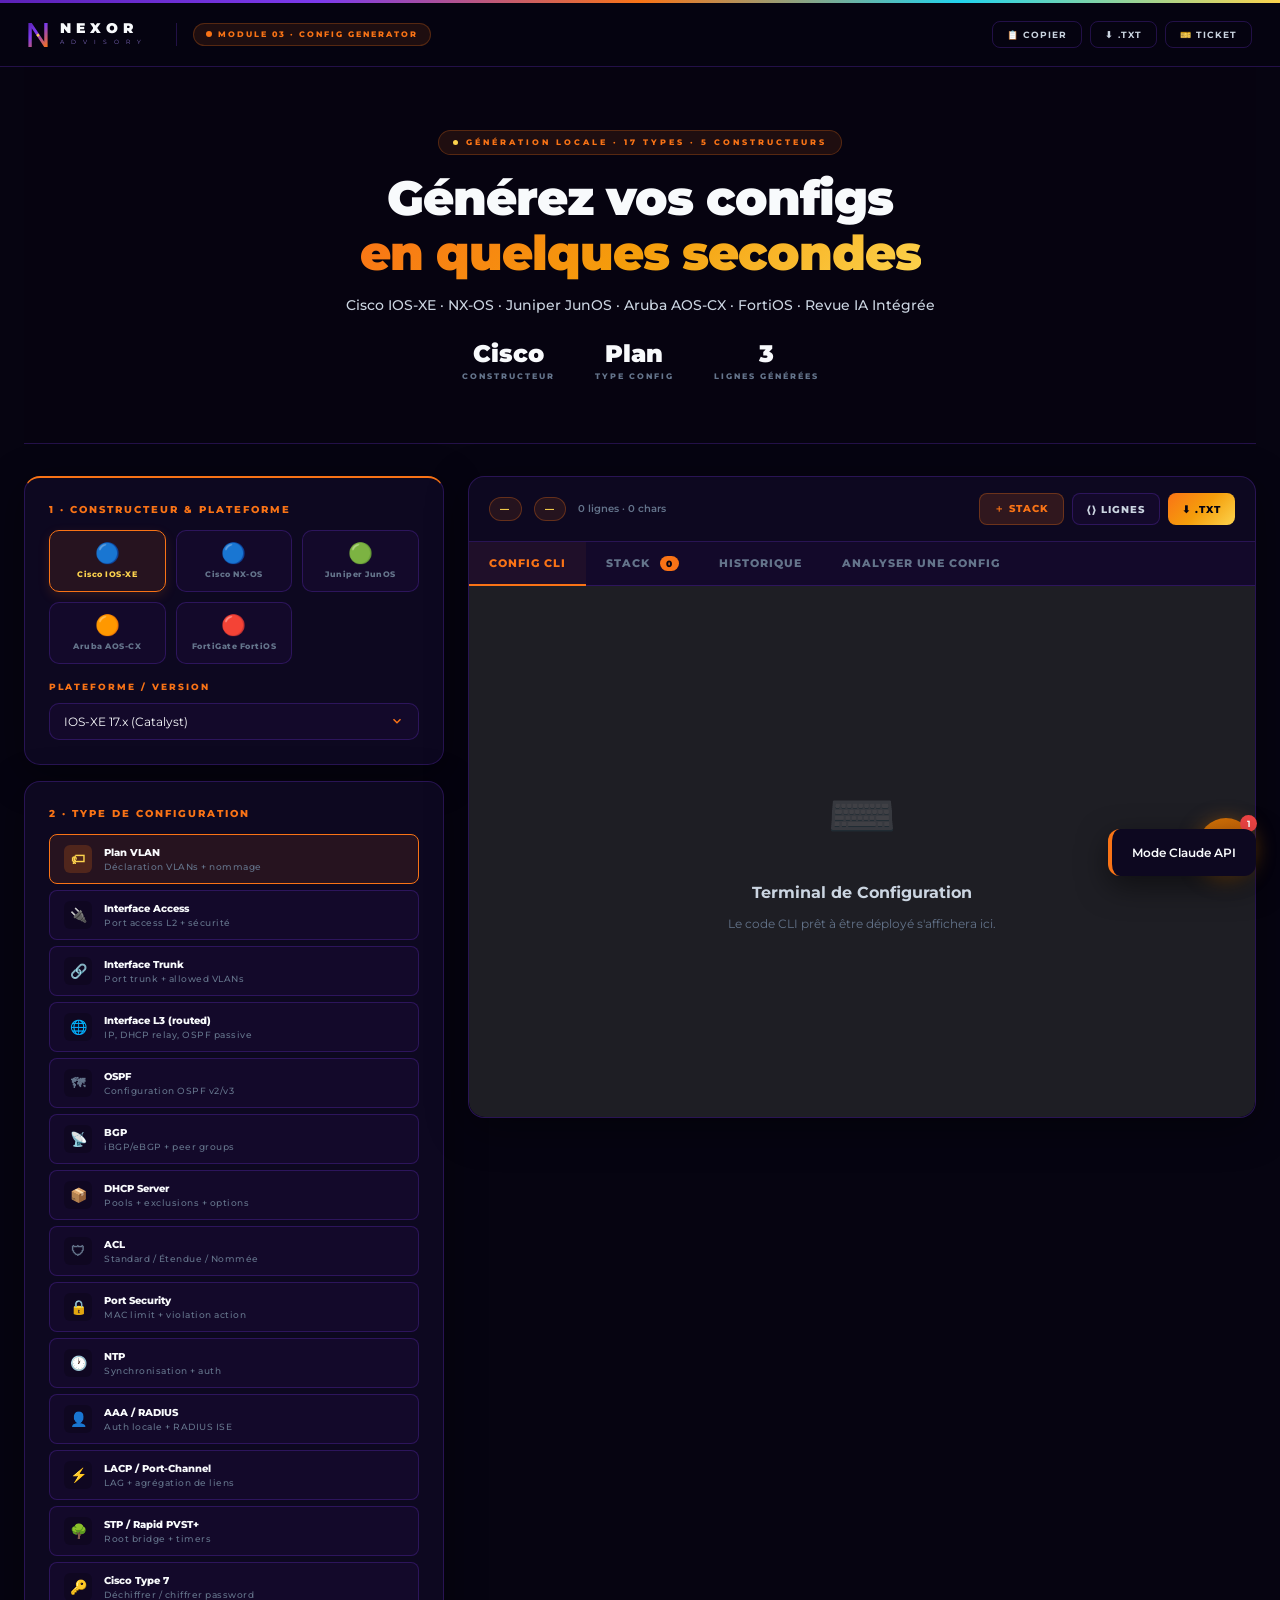
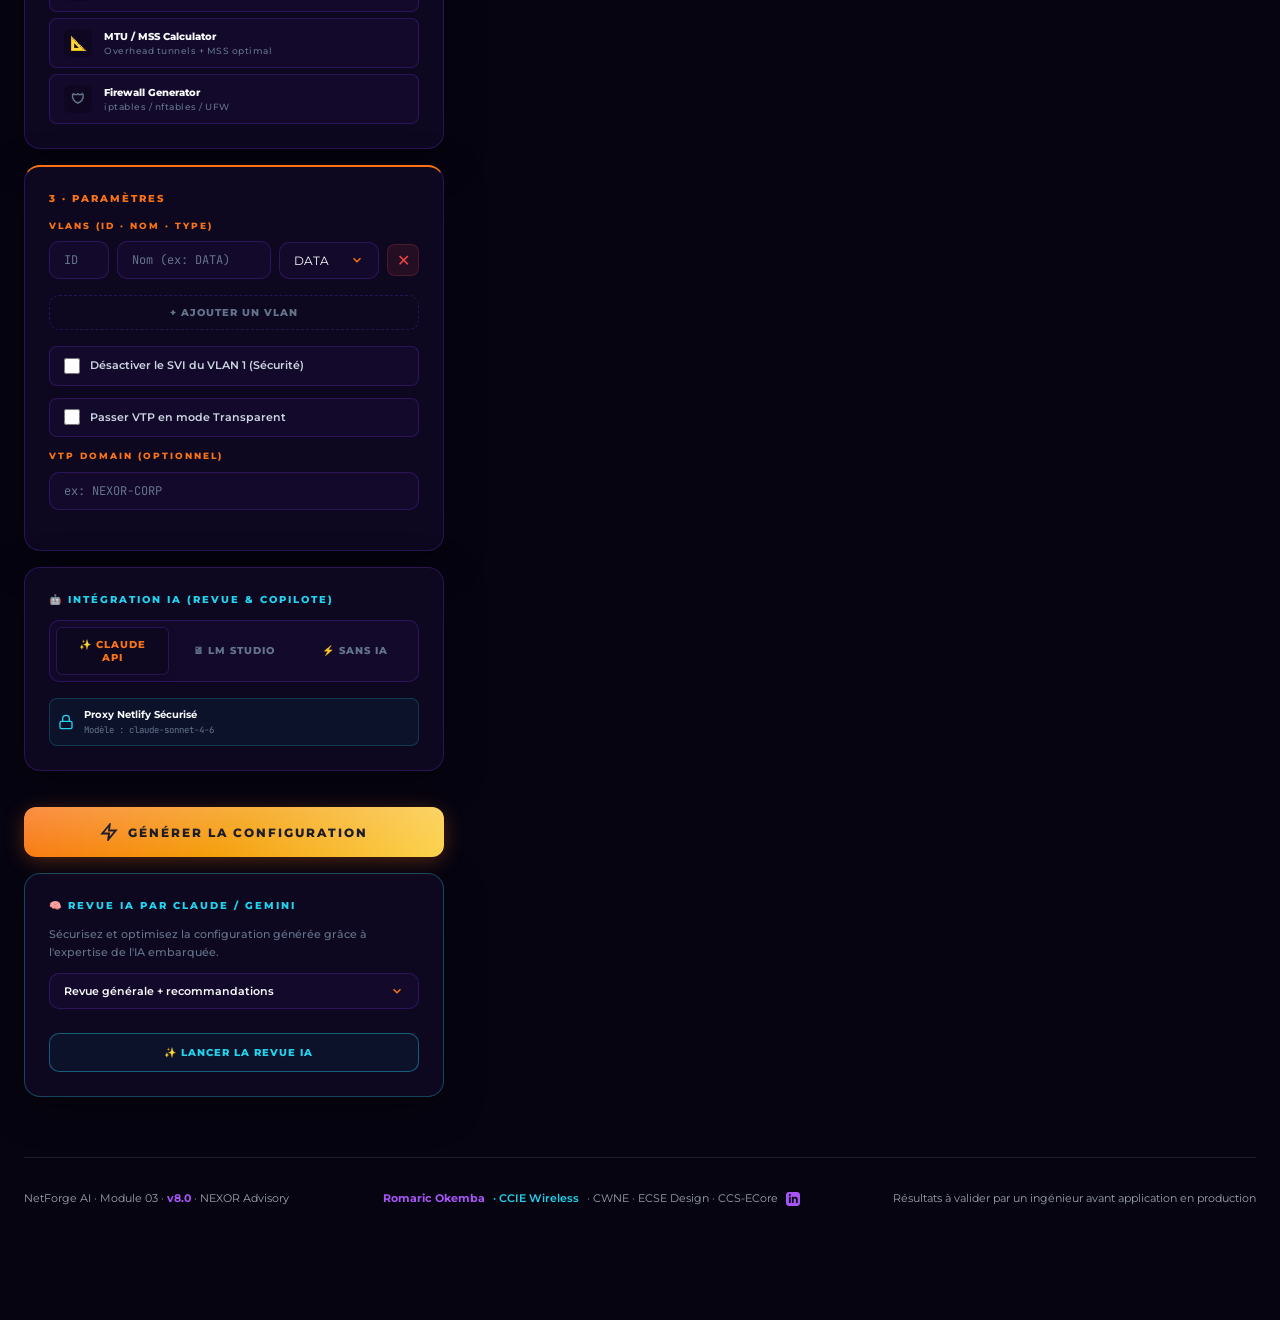
<file: nexor-app-v5/tools/module03-config-generator.html>
<!DOCTYPE html>
<html lang="fr">
<head>
<meta charset="UTF-8">
<meta name="viewport" content="width=device-width, initial-scale=1">
<title>NetForge AI — Config Generator · Module 03 · NEXOR Advisory</title>
<meta name="robots" content="noindex,nofollow">
<meta name="description" content="Générateur de configurations réseau multi-constructeurs — NEXOR Advisory. Module 03 de la suite NetForge AI.">
<link rel="preconnect" href="https://fonts.googleapis.com">
<link rel="preconnect" href="https://fonts.gstatic.com" crossorigin>
<link href="https://fonts.googleapis.com/css2?family=Montserrat:wght@300;400;500;600;700;800;900&family=JetBrains+Mono:wght@400;600&display=swap" rel="stylesheet" media="print" onload="this.media='all'">
<style>
/* ═══════════════════════════════════════════════════════════════
   NETFORGE AI — MODULE 03 : CONFIG GENERATOR
   Design System : NEXOR Canvas (Enterprise SaaS)
   Palette Module 03 : Flame / Solar
   ═══════════════════════════════════════════════════════════════ */
:root {
  /* ADN NEXOR Canvas */
  --void: #060411; /* Deep Space */
  --deep: #0D0820; /* Cartes */
  --dark: #13092A; /* Inputs & Éléments secondaires */
  --mid:  #1A0D3B; 
  --dusk: #6B7280; 

  /* Identité Module 03 : Énergie & Exécution */
  --primary:   #F97316; /* Flame */
  --primary-d: #EA580C;
  --accent:    #FCD34D; /* Solar */
  --warm:      #FDE68A;
  --sage:      #ffedd5;
  --teal-hl:   #22D3EE;

  /* Status */
  --alert: #EF4444; --warn: #F59E0B; --info: #3B82F6; --ok: #10B981;

  /* Typographie */
  --text-1: #F8FAFC; --text-2: #CBD5E1; --text-3: #E2E8F0;
  --text-4: #F97316; --text-5: #64748B;

  /* Bordures Premium */
  --border:   rgba(124, 58, 237, 0.25);
  --border-h: rgba(124, 58, 237, 0.45);

  /* Gradients */
  --grad-m03: linear-gradient(135deg, #F97316 0%, #F59E0B 50%, #FCD34D 100%);
  --grad-band: linear-gradient(90deg, #5B21B6, #7C3AED, #F97316, #22D3EE, #FCD34D);
  --grad-text: linear-gradient(135deg, #FDE68A 0%, #F97316 45%, #F59E0B 100%);

  /* Géométrie */
  --nav-h: 64px; --radius: 16px; --radius-sm: 10px;
  --shadow: 0 10px 40px rgba(0,0,0,.4);

  --font-ui:   'Montserrat', -apple-system, BlinkMacSystemFont, 'Segoe UI', sans-serif;
  --font-mono: 'JetBrains Mono', 'Fira Code', 'Cascadia Code', Consolas, monospace;
  --t-fast: 150ms ease; --t-norm: 250ms ease;
}

*, *::before, *::after { box-sizing: border-box; margin: 0; padding: 0; }
html { scroll-behavior: smooth; -webkit-font-smoothing: antialiased; }
body { font-family: var(--font-ui); background: var(--void); color: var(--text-2); line-height: 1.6; overflow-x: hidden; }
a { color: inherit; text-decoration: none; }
button { cursor: pointer; font-family: inherit; border: none; background: none; }
input, select, textarea { font-family: inherit; }

/* Scrollbar Premium */
::-webkit-scrollbar { width: 6px; height: 6px; }
::-webkit-scrollbar-track { background: var(--void); }
::-webkit-scrollbar-thumb { background: rgba(124, 58, 237, 0.4); border-radius: 3px; }
::-webkit-scrollbar-thumb:hover { background: var(--primary); }

input:focus, select:focus, textarea:focus {
  outline: none; border-color: var(--primary) !important;
  box-shadow: 0 0 0 2px rgba(249, 115, 22, 0.15) !important;
}

/* ── Animations ── */
@keyframes spin    { to{transform:rotate(360deg)} }
@keyframes pulse   { 0%,100%{opacity:.4} 50%{opacity:1} }
@keyframes fadeIn  { from{opacity:0;transform:translateY(8px)} to{opacity:1;transform:translateY(0)} }
@keyframes float   { 0%,100%{transform:translateY(0)} 50%{transform:translateY(-6px)} }
@keyframes toastIn { from{transform:translateX(120%)} to{transform:translateX(0)} }
@keyframes aurora  { 0%,100%{opacity:.7} 50%{opacity:1} }

/* ── Aurora Band ── */
.aurora-band { height:3px; background:var(--grad-band); animation:aurora 4s ease-in-out infinite; }

/* ═══════════ LOCK SCREEN ═══════════ */
#lock::before {
  content:'';position:absolute;inset:0;
  background:radial-gradient(ellipse 60% 50% at 50% 10%,rgba(249, 115, 22, 0.07),transparent 70%);
  pointer-events:none;
}

/* ═══════════ NAV ═══════════ */
#app { display:block; }
.nav-bar { position:sticky;top:0;z-index:200; }
.nav { 
  background:rgba(6, 4, 17, 0.85); backdrop-filter:blur(16px);
  border-bottom:1px solid var(--border); height:var(--nav-h);
  display:flex; align-items:center; justify-content:space-between; padding:0 28px; 
}
.nav-logo { display:flex;align-items:center;gap:12px;text-decoration:none; }
.nav-logo-nexor { font-size:14px;font-weight:900;letter-spacing:5px;color:var(--text-1);line-height:1; }
.nav-logo-adv   { font-size:6px;font-weight:300;letter-spacing:7px;color:#A78BFA;margin-top:3px; }
.nav-module { display:flex;align-items:center;gap:8px;padding-left:16px;margin-left:12px;border-left:1px solid var(--border); }
.nav-badge { 
  display:inline-flex; align-items:center; gap:6px; 
  background:rgba(249, 115, 22, 0.1); border:1px solid rgba(249, 115, 22, 0.25); 
  border-radius:20px; padding:4px 12px; font-size:8px; font-weight:800; 
  letter-spacing:2px; text-transform:uppercase; color:var(--primary); 
}
.nav-badge::before { content:'';width:6px;height:6px;border-radius:50%;background:var(--primary);animation:pulse 2s infinite; }
.nav-actions { display:flex;align-items:center;gap:8px; }
.btn-n { display:inline-flex;align-items:center;gap:6px;padding:7px 14px;border-radius:8px;font-size:9px;font-weight:700;letter-spacing:1px;text-transform:uppercase;transition:all var(--t-fast);font-family:var(--font-ui); }
.btn-n-g { color:var(--text-2);border:1px solid var(--border);background:transparent; }
.btn-n-g:hover { border-color:var(--primary);color:var(--primary);background:rgba(249, 115, 22, 0.05); }
.btn-n-p { color:var(--void);background:var(--grad-m03);border:none; }
.btn-n-p:hover { filter:brightness(1.1);transform:translateY(-1px); }

/* ═══════════ LAYOUT ═══════════ */
main { max-width:1400px;margin:0 auto;padding:0 24px 80px; }

/* Hero strip Premium */
.hero-strip {
  position:relative; padding:60px 24px; text-align:center; border-bottom:1px solid var(--border); margin-bottom: 32px;
  background-image: url('https://images.unsplash.com/photo-1550751827-4bd374c3f58b?auto=format&fit=crop&w=2000&q=80');
  background-size: cover; background-position: center;
  display:flex; flex-direction:column; align-items:center; justify-content:center;
}
.hero-strip::before { content: ''; position: absolute; inset: 0; background: rgba(6, 4, 17, 0.88); z-index: 1; }
.hero-left, .hero-stats { position:relative; z-index:2; }

.hero-tag { display:inline-flex;align-items:center;gap:8px;background:rgba(249, 115, 22, 0.1);border:1px solid rgba(249, 115, 22, 0.25);border-radius:20px;padding:5px 14px;margin-bottom:16px;font-size:8px;font-weight:800;letter-spacing:3px;text-transform:uppercase;color:var(--primary); }
.hero-tag .dot { width:5px;height:5px;border-radius:50%;background:var(--accent);animation:pulse 2s infinite; }
.hero-title { font-size:clamp(32px, 4vw, 48px); font-weight:900; line-height:1.15; margin-bottom:12px; color:var(--text-1); letter-spacing:-1px; }
.hero-title .grad { background:var(--grad-m03);-webkit-background-clip:text;-webkit-text-fill-color:transparent; }
.hero-sub { font-size:14px;font-weight:500;color:var(--text-2);line-height:1.8;max-width:800px;margin:0 auto; }
.hero-stats { display:flex;gap:40px;flex-wrap:wrap; margin-top:24px; justify-content:center; }
.h-stat { display:flex;flex-direction:column; align-items:center; }
.h-stat-n { font-size:24px;font-weight:900;color:var(--text-1);line-height:1; margin-bottom:4px; }
.h-stat-l { font-size:8px;font-weight:800;letter-spacing:2px;text-transform:uppercase;color:var(--text-5); }

/* Cards */
.card { background:var(--deep);border:1px solid var(--border);border-radius:var(--radius);padding:24px;transition:border-color var(--t-norm); box-shadow: var(--shadow); }
.card:hover { border-color:var(--border-h); }
.card-accent { border-top:2px solid var(--primary); }

/* ── Vendor Selector ── */
.vendor-grid { display:grid;grid-template-columns:repeat(3,1fr);gap:10px;margin-bottom:16px; }
.vendor-btn {
  display:flex;flex-direction:column;align-items:center;gap:6px;
  padding:12px 8px;border-radius:var(--radius-sm);
  border:1px solid var(--border);background:var(--dark);
  font-size:9px;font-weight:700;letter-spacing:.5px;color:var(--text-5);
  cursor:pointer;transition:all .2s;text-align:center;font-family:var(--font-ui);
}
.vendor-btn:hover { border-color:var(--primary);color:var(--text-2); background:rgba(249, 115, 22, 0.05); }
.vendor-btn.active { border-color:var(--primary);background:rgba(249, 115, 22, 0.1);color:var(--accent); box-shadow: 0 4px 12px rgba(249, 115, 22, 0.15); }
.vendor-btn .v-icon { font-size:20px;line-height:1; }
.vendor-btn .v-name { font-size:8px;font-weight:800;letter-spacing:.5px; }

/* ── Config Type Selector ── */
.ctype-list { display:flex;flex-direction:column;gap:6px; }
.ctype-btn {
  display:flex;align-items:center;gap:12px;padding:10px 14px;border-radius:8px;
  border:1px solid var(--border);background:var(--dark);
  font-size:10px;font-weight:700;color:var(--text-5);cursor:pointer;transition:all .2s;
  font-family:var(--font-ui);text-align:left;
}
.ctype-btn:hover { background:rgba(249, 115, 22, 0.05);color:var(--text-2); border-color:var(--primary); }
.ctype-btn.active { background:rgba(249, 115, 22, 0.1);border-color:var(--primary);color:var(--accent); }
.ctype-btn .ct-icon { width:28px;height:28px;border-radius:6px;display:flex;align-items:center;justify-content:center;font-size:14px;flex-shrink:0;background:rgba(0,0,0,.2); }
.ctype-btn.active .ct-icon { background:rgba(249, 115, 22, 0.2); }
.ctype-meta { font-size:9px;color:var(--text-5);margin-top:2px;font-weight:500;letter-spacing:.5px; }

/* ── Form elements ── */
.form-group { margin-bottom:16px; }
.form-label { font-size:9px;font-weight:800;letter-spacing:2px;color:var(--primary);text-transform:uppercase;display:block;margin-bottom:8px; }
.form-input,.form-select {
  width:100%;background:var(--dark);border:1px solid var(--border);border-radius:var(--radius-sm);
  padding:10px 14px;font-size:12px;color:var(--text-1);transition:all .2s;
}
.form-input { font-family:var(--font-mono); }
.form-select { appearance:none;cursor:pointer; }
select option { background: var(--bg1); color: var(--text-1); }
.form-input::placeholder { color:var(--text-5); }
.form-input.valid { border-color:var(--ok)!important; }
.form-hint { font-size:10px;color:var(--text-5);margin-top:6px;line-height:1.5; }

/* Dynamic rows */
.dyn-row { display:flex;gap:8px;align-items:center;margin-bottom:8px; }
.dyn-row .form-input { flex:1;margin-bottom:0; }
.dyn-add { width:100%;padding:10px;background:transparent;border:1px dashed var(--border);border-radius:var(--radius-sm);font-size:10px;font-weight:800;letter-spacing:1px;color:var(--text-5);cursor:pointer;text-transform:uppercase;transition:all .2s;font-family:var(--font-ui);margin-top:8px; }
.dyn-add:hover { border-color:var(--primary);color:var(--primary); background:rgba(249, 115, 22, 0.05); }
.dyn-del { width:32px;height:32px;border-radius:8px;background:rgba(239,68,68,.1);border:1px solid rgba(239,68,68,.2);color:#ef4444;font-size:16px;cursor:pointer;flex-shrink:0;display:flex;align-items:center;justify-content:center;transition:all .2s; }
.dyn-del:hover { background:rgba(239,68,68,.2); }

/* Checkbox row */
.chk-row { display:flex;align-items:center;gap:10px;margin-bottom:12px; background:var(--dark); padding:10px 14px; border-radius:8px; border:1px solid var(--border); }
.chk-row input[type=checkbox] { width:16px;height:16px;accent-color:var(--primary);cursor:pointer; }
.chk-row label { font-size:11px;color:var(--text-2);font-weight:600;cursor:pointer;flex:1; }

/* ── CTA button ── */
.cta-btn { width:100%;padding:16px;background:var(--grad-m03);border:none;border-radius:12px;font-size:12px;font-weight:800;letter-spacing:2px;text-transform:uppercase;color:var(--void);cursor:pointer;display:flex;align-items:center;justify-content:center;gap:10px;transition:all .2s;position:relative;overflow:hidden;font-family:var(--font-ui);box-shadow:0 4px 20px rgba(249, 115, 22, 0.3); margin-top:20px; }
.cta-btn::after { content:'';position:absolute;inset:0;background:linear-gradient(rgba(255,255,255,.2),transparent); }
.cta-btn:hover { filter:brightness(1.15);transform:translateY(-2px);box-shadow:0 8px 30px rgba(249, 115, 22, 0.4); }
.cta-btn:disabled { opacity:.5;cursor:not-allowed;transform:none; }

.ai-btn { width:100%;padding:12px;background:rgba(249, 115, 22, 0.08);border:1px solid rgba(249, 115, 22, 0.3);border-radius:10px;font-size:10px;font-weight:800;letter-spacing:1px;text-transform:uppercase;color:var(--primary);cursor:pointer;display:flex;align-items:center;justify-content:center;gap:8px;transition:all .2s;font-family:var(--font-ui);margin-top:12px; }
.ai-btn:hover { background:rgba(249, 115, 22, 0.15);border-color:var(--primary); }
.ai-btn:disabled { opacity:.5;cursor:not-allowed; }

/* ── Config Output ── */
.output-header { display:flex;align-items:center;justify-content:space-between;padding:16px 20px;background:var(--bg3);border-bottom:1px solid var(--border);flex-wrap:wrap;gap:12px; border-radius:16px 16px 0 0; }
.output-meta { display:flex;align-items:center;gap:12px; }
.meta-pill { font-size:9px;font-weight:800;letter-spacing:1.5px;text-transform:uppercase;padding:4px 10px;border-radius:20px;background:rgba(249, 115, 22, 0.1);border:1px solid rgba(249, 115, 22, 0.3);color:var(--accent); }
.output-actions { display:flex;gap:8px; }
.btn-act { display:inline-flex;align-items:center;gap:6px;padding:8px 14px;border-radius:8px;font-size:10px;font-weight:800;letter-spacing:1px;text-transform:uppercase;cursor:pointer;transition:all .2s;font-family:var(--font-ui); }
.btn-act-p { background:var(--grad-m03);color:var(--void);border:none; }
.btn-act-p:hover { filter:brightness(1.1); box-shadow: 0 4px 12px rgba(249, 115, 22, 0.3); }
.btn-act-g { background:var(--dark);border:1px solid var(--border);color:var(--text-2); }
.btn-act-g:hover { border-color:var(--primary);color:var(--primary); }

.config-output {
  background:#1E1E24; /* Theme One Dark */
  padding:24px;
  font-family:var(--font-mono);
  font-size:13px;
  line-height:1.6;
  color:#ABB2BF;
  white-space:pre;
  overflow-x:auto;
  min-height:500px;
  max-height:65vh;
  overflow-y:auto;
  tab-size:4;
  position:relative;
}

/* Syntax highlighting Premium */
.sh-comment  { color:#5C6370; font-style:italic; }
.sh-keyword  { color:#C678DD; font-weight:600; }
.sh-keyword2 { color:#E5C07B; }
.sh-iface    { color:#E06C75; }
.sh-ip       { color:#56B6C2; font-weight:600; }
.sh-vlan     { color:#98C379; }
.sh-string   { color:#98C379; }
.sh-number   { color:#D19A66; }
.sh-section  { color:#61AFEF; font-weight:800; }

/* Empty output state */
.output-empty { display:flex;flex-direction:column;align-items:center;justify-content:center;height:100%;min-height:400px;text-align:center; }
.output-empty-icon { font-size:56px;opacity:.15;margin-bottom:20px; color:var(--text-5); }
.output-empty-text { font-size:16px;font-weight:700;color:var(--text-2);margin-bottom:8px;font-family:var(--font-ui); }
.output-empty-sub  { font-size:12px;color:var(--text-5);font-family:var(--font-ui); line-height:1.6; }

/* Toast */
#toastContainer { position:fixed;bottom:24px;right:24px;z-index:10000;display:flex;flex-direction:column;gap:8px; }
.toast { padding:14px 20px;border-radius:12px;font-size:12px;font-weight:600;animation:toastIn .3s ease;max-width:380px;box-shadow:0 10px 30px rgba(0,0,0,.5);display:flex;align-items:center;gap:10px;font-family:var(--font-ui); }
.ts { background:var(--deep);border-left:4px solid var(--ok);color:var(--text-1); }
.te { background:var(--deep);border-left:4px solid var(--alert);color:var(--text-1); }
.ti { background:var(--deep);border-left:4px solid var(--primary);color:var(--text-1); }

/* Output tabs */
.tab-btn {
  padding: 14px 20px; font-size: 11px; font-weight: 800; letter-spacing: 1px;
  text-transform: uppercase; color: var(--text-5); background: transparent;
  border: none; border-bottom: 2px solid transparent; cursor: pointer;
  transition: all .2s; white-space: nowrap; margin-bottom: -1px; font-family: var(--font-ui);
}
.tab-btn.active { color: var(--primary); border-bottom-color: var(--primary); background:rgba(249, 115, 22, 0.05); }
.tab-btn:hover:not(.active) { color: var(--text-2); }
.out-tab-content { background: var(--void) !important; min-height: 60px; animation: fadeIn .15s ease; border-radius:0 0 16px 16px; overflow:hidden;}

/* Section tag */
.stag { font-size:10px;font-weight:800;letter-spacing:2px;color:var(--primary);text-transform:uppercase;margin-bottom:12px; }

/* Footer */
.footer { margin-top:60px;padding-top:24px;border-top:1px solid var(--border);display:flex;justify-content:space-between;align-items:center;flex-wrap:wrap;gap:16px; }
.footer-l { font-size:12px;font-weight:600;color:var(--text-2); }
.footer-l strong { color:var(--primary); }
.footer-c { font-size:12px;font-weight:500;color:var(--text-5);display:flex;align-items:center;gap:8px; }
.footer-c a { color:var(--primary);font-weight:700; }
.footer-c .cert { color:var(--cyan);font-weight:600; }
.footer-r { font-size:11px;color:var(--text-5); }

/* Select arrow custom */
.form-select {
  background-image: url("data:image/svg+xml,%3Csvg xmlns='http://www.w3.org/2000/svg' width='14' height='14' viewBox='0 0 24 24' fill='none' stroke='%23F97316' stroke-width='2.5'%3E%3Cpath d='M6 9l6 6 6-6'/%3E%3C/svg%3E");
  background-repeat: no-repeat;
  background-position: right 14px center;
  padding-right: 36px !important;
}

/* Stack + History entries */
.sh-entry { background: var(--dark); border: 1px solid var(--border); border-radius: 12px; padding: 14px 16px; margin-bottom: 12px; transition: all .2s; }
.sh-entry:hover { background: var(--mid); border-color: var(--primary); box-shadow: 0 4px 12px rgba(249, 115, 22, 0.1); }
.sh-entry-title { font-size: 11px; font-weight: 800; color: var(--accent); }
.sh-entry-meta  { font-size: 9px; color: var(--text-5); }
.sh-entry-preview { font-size: 11px; color: var(--text-2); font-family: var(--font-mono); white-space: nowrap; overflow: hidden; text-overflow: ellipsis; margin-top: 6px; }

/* AI Provider Buttons */
.prov-bar { display:flex; align-items:center; gap:8px; flex-wrap:wrap; margin-bottom:16px; background:var(--dark); padding:6px; border-radius:10px; border:1px solid var(--border); }
.prov-btn { flex:1; text-align:center; padding:10px 14px; border-radius:6px; font-size:10px; font-weight:800; cursor:pointer; transition:all .2s; font-family:var(--font-ui); border:1px solid transparent; background:transparent; color:var(--text-5); text-transform:uppercase; letter-spacing:1px; }
.prov-btn.active { background:var(--deep); border-color:var(--border); color:var(--primary); box-shadow:0 2px 8px rgba(0,0,0,.2); }
.prov-btn:hover:not(.active) { color:var(--text-2); }
</style>
</head>
<body>
<div id="toastContainer"></div>

<div id="app">

<div class="nav-bar">
  <div class="aurora-band"></div>
  <nav class="nav">
    <div style="display:flex;align-items:center;gap:16px">
      <a href="index.html" class="nav-logo">
        <svg viewBox="0 0 80 100" width="20" height="24"><defs><linearGradient id="g2" x1="0" y1="0" x2="80" y2="100" gradientUnits="userSpaceOnUse"><stop offset="0%" stop-color="#5B21B6"/><stop offset="38%" stop-color="#7C3AED"/><stop offset="100%" stop-color="#F97316"/></linearGradient></defs><path d="M0,0 L0,100 L14,100 L14,22 L66,100 L80,100 L80,0 L66,0 L66,78 L14,0 Z" fill="url(#g2)"/><polygon points="40,44 47,51 40,58 33,51" fill="#FCD34D"/></svg>
        <div><div class="nav-logo-nexor">NEXOR</div><div class="nav-logo-adv">ADVISORY</div></div>
      </a>
      <div class="nav-module">
        <div class="nav-badge">Module 03 · Config Generator</div>
      </div>
    </div>
    <div class="nav-actions no-print">
      <button onclick="copyConfig()" class="btn-n btn-n-g">📋 Copier</button>
      <button onclick="exportTxt()" class="btn-n btn-n-g">⬇ .txt</button>
      <button onclick="exportTicket()" class="btn-n btn-n-g">🎫 Ticket</button>
    </div>
  </nav>
</div>

<main>
  <div class="hero-strip">
    <div class="hero-left">
      <div class="hero-tag"><span class="dot"></span>Génération locale · 17 types · 5 constructeurs</div>
      <h1 class="hero-title">Générez vos configs<br><span class="grad">en quelques secondes</span></h1>
      <p class="hero-sub">Cisco IOS-XE · NX-OS · Juniper JunOS · Aruba AOS-CX · FortiOS · Revue IA Intégrée</p>
    </div>
    <div class="hero-stats">
      <div class="h-stat"><span class="h-stat-n" id="s-vendor">—</span><span class="h-stat-l">Constructeur</span></div>
      <div class="h-stat"><span class="h-stat-n" id="s-type">—</span><span class="h-stat-l">Type config</span></div>
      <div class="h-stat"><span class="h-stat-n" id="s-lines">—</span><span class="h-stat-l">Lignes générées</span></div>
    </div>
  </div>

  <div class="main-grid" style="display:grid;grid-template-columns:420px 1fr;gap:24px;align-items:start">

    <div style="display:flex;flex-direction:column;gap:16px">

      <div class="card card-accent">
        <div class="stag">1 · Constructeur &amp; Plateforme</div>
        <div class="vendor-grid" id="vendorGrid"></div>
        <div class="form-group" style="margin-bottom:0">
          <label class="form-label">Plateforme / Version</label>
          <select id="platformSel" class="form-select" onchange="onPlatformChange()"></select>
        </div>
      </div>

      <div class="card">
        <div class="stag">2 · Type de configuration</div>
        <div class="ctype-list" id="ctypeList"></div>
      </div>

      <div class="card card-accent" id="paramCard">
        <div class="stag">3 · Paramètres</div>
        <div id="paramForm">
          <div style="text-align:center;padding:40px 20px;color:var(--text-5);font-size:13px;font-weight:600;">
            Sélectionnez un type de configuration ci-dessus pour commencer.
          </div>
        </div>
      </div>

      <div class="card">
        <div class="stag" style="color:var(--teal-hl);">🤖 Intégration IA (Revue & Copilote)</div>
        <div class="prov-bar">
          <button class="prov-btn active" id="prov-claude" onclick="setProvider('claude')">✨ Claude API</button>
          <button class="prov-btn" id="prov-lm" onclick="setProvider('lm')">🖥 LM Studio</button>
          <button class="prov-btn" id="prov-none" onclick="setProvider('none')">⚡ Sans IA</button>
        </div>
        
        <div id="cfg-lm-m03" style="display:none; background:var(--dark); padding:12px; border-radius:8px; border:1px solid var(--border);">
          <div style="font-size:10px; color:var(--text-4); margin-bottom:12px; line-height:1.4; background:var(--bg3); padding:10px; border-radius:8px; border:1px solid var(--border);">
            ℹ️ <strong>Note :</strong> LM Studio s'exécute localement. Pour des raisons de sécurité du navigateur, cet outil doit être téléchargé et ouvert depuis votre machine pour pouvoir communiquer avec <code>localhost</code>.<br>
            <div style="display:flex; gap:8px; margin-top:8px;">
              <a href="module03-config-generator.html" download class="btn" style="padding:6px 12px; font-size:10px; background:transparent; border:1px solid var(--teal-hl); color:var(--teal-hl);">⬇️ Télécharger l'outil</a>
              <a href="https://lmstudio.ai/" target="_blank" class="btn" style="padding:6px 12px; font-size:10px; background:transparent; border:1px solid var(--violet); color:var(--violet);">🌐 Obtenir LM Studio</a>
            </div>
          </div>
          <div style="display:flex; justify-content:space-between; align-items:center; margin-bottom:8px">
            <label class="form-label" style="color:var(--teal-hl);margin:0;">URL LM Studio</label>
            <button type="button" onclick="testLMStudioM03()" style="padding:6px 12px; border:1px solid var(--teal-hl); border-radius:6px; color:var(--teal-hl); font-size:9px; font-weight:700; cursor:pointer; background:transparent; transition:all .2s;" onmouseover="this.style.background='rgba(34, 211, 238, 0.1)'" onmouseout="this.style.background='transparent'">TESTER LA CONNEXION</button>
          </div>
          <input type="text" id="lmUrlM03" value="http://localhost:1234" class="form-input" style="font-size:11px;color:var(--teal-hl);font-family:var(--font-mono);margin-bottom:4px" placeholder="http://localhost:1234">
          <div id="lmStatusM03" style="font-size:10px;font-weight:600;margin-bottom:8px;color:var(--text-5);"></div>
          
          <label class="form-label" style="color:var(--teal-hl);">Modèle (Optionnel)</label>
          <input type="text" id="lmModelM03" placeholder="Auto-détection" class="form-input" style="font-size:11px;color:var(--teal-hl);font-family:var(--font-mono);">
        </div>
        
        <div id="cfg-claude-m03" style="display:flex;align-items:center;gap:10px;padding:8px; background:rgba(34, 211, 238, 0.05); border:1px solid rgba(34, 211, 238, 0.2); border-radius:8px;">
          <svg viewBox="0 0 24 24" width="16" height="16" fill="none" stroke="var(--teal-hl)" stroke-width="2"><rect x="3" y="11" width="18" height="11" rx="2" ry="2"/><path d="M7 11V7a5 5 0 0 1 10 0v4"/></svg>
          <div style="display:flex; flex-direction:column;">
            <span style="font-size:10px;font-weight:700;color:var(--text-1);">Proxy Netlify Sécurisé</span>
            <span style="font-size:9px;color:var(--text-5);font-family:var(--font-mono);">Modèle : claude-sonnet-4-6</span>
          </div>
        </div>
        
        <div id="cfg-none-m03" style="display:none;font-size:11px;color:var(--text-5);padding:8px; background:var(--dark); border-radius:8px; border:1px solid var(--border); font-weight:600; text-align:center;">
          Mode 100% Local (Génération sans appel réseau).
        </div>
      </div>

      <button class="cta-btn no-print" onclick="generateConfig()">
        <svg viewBox="0 0 24 24" width="18" height="18" fill="none" stroke="currentColor" stroke-width="2.5"><path d="M13 2L3 14h9l-1 8 10-12h-9l1-8z"/></svg>
        Générer la configuration
      </button>

      <div class="card" style="border-color:rgba(34, 211, 238, 0.3);">
        <div class="stag" style="color:var(--teal-hl);margin-bottom:12px;">🧠 Revue IA par Claude / Gemini</div>
        <p style="font-size:11px;color:var(--text-5);margin-bottom:12px;line-height:1.6;font-weight:500;">Sécurisez et optimisez la configuration générée grâce à l'expertise de l'IA embarquée.</p>
        <select id="aiMode" class="form-select" style="margin-bottom:12px;font-size:11px; font-weight:600;">
          <option value="review">Revue générale + recommandations</option>
          <option value="harden">Hardening sécurité (CIS/STIG)</option>
          <option value="optimize">Optimisation performance</option>
          <option value="doc">Générer documentation inline</option>
          <option value="diff">Proposer configuration alternative</option>
        </select>
        <button class="ai-btn no-print" id="aiBtn" onclick="aiReview()" style="color:var(--teal-hl); border-color:rgba(34, 211, 238, 0.4); background:rgba(34, 211, 238, 0.05);">
          <span id="aiSpinner"></span>
          ✨ Lancer la Revue IA
        </button>
      </div>

    </div>
    <div class="card" style="padding:0;overflow:hidden; display:flex; flex-direction:column;">

      <div class="output-header">
        <div class="output-meta">
          <span class="meta-pill" id="out-vendor-badge">—</span>
          <span class="meta-pill" id="out-type-badge">—</span>
          <span style="font-size:10px;font-weight:600;color:var(--text-5)" id="out-lines-info">0 lignes · 0 chars</span>
        </div>
        <div class="output-actions no-print">
          <button onclick="addToStack()" class="btn-act" style="background:rgba(249, 115, 22, 0.15);border:1px solid rgba(249, 115, 22, 0.3);color:var(--primary)" title="Ajouter au stack">＋ Stack</button>
          <button onclick="toggleLineNumbers()" class="btn-act btn-act-g" title="Numéros de ligne">⟨⟩ Lignes</button>
          <button onclick="exportTxt()" class="btn-act btn-act-p" title="Télécharger .txt">⬇ .txt</button>
        </div>
      </div>

      <div style="display:flex;border-bottom:1px solid var(--border);background:var(--dark)">
        <button class="tab-btn active" onclick="switchOutTab('config')" id="otab-config">Config CLI</button>
        <button class="tab-btn" onclick="switchOutTab('stack')" id="otab-stack">Stack <span id="stack-count" style="font-size:9px;background:var(--primary);color:var(--void);padding:2px 6px;border-radius:10px;margin-left:6px;font-weight:900;">0</span></button>
        <button class="tab-btn" onclick="switchOutTab('history')" id="otab-history">Historique</button>
        <button class="tab-btn" onclick="switchOutTab('import')" id="otab-import">Analyser une config</button>
      </div>

      <div id="out-config" class="out-tab-content" style="flex:1;">
        <div id="configOutput" class="config-output">
          <div class="output-empty">
            <div class="output-empty-icon">⌨️</div>
            <div class="output-empty-text">Terminal de Configuration</div>
            <p class="output-empty-sub">Le code CLI prêt à être déployé s'affichera ici.</p>
          </div>
        </div>
      </div>

      <div id="out-stack" class="out-tab-content" style="display:none; flex:1;">
        <div style="padding:16px 24px;border-bottom:1px solid var(--border);display:flex;justify-content:space-between;align-items:center; background:var(--bg3);">
          <div style="font-size:10px;font-weight:800;letter-spacing:2px;color:var(--primary);text-transform:uppercase">Stack de configurations</div>
          <div style="display:flex;gap:10px">
            <button onclick="exportStack()" class="btn-act btn-act-p">⬇ Exporter le Stack</button>
            <button onclick="clearStack()" class="btn-act" style="color:#ef4444;border:1px solid rgba(239,68,68,.3);background:rgba(239,68,68,.1)">✕ Vider</button>
          </div>
        </div>
        <div id="stackList" style="padding:16px;max-height:60vh;overflow-y:auto"></div>
      </div>

      <div id="out-history" class="out-tab-content" style="display:none; flex:1;">
        <div style="padding:16px 24px;border-bottom:1px solid var(--border);display:flex;justify-content:space-between;align-items:center; background:var(--bg3);">
          <div style="font-size:10px;font-weight:800;letter-spacing:2px;color:var(--primary);text-transform:uppercase">Historique (15 dernières)</div>
          <button onclick="clearHistory()" class="btn-act" style="color:#ef4444;border:1px solid rgba(239,68,68,.3);background:rgba(239,68,68,.1)">✕ Effacer tout</button>
        </div>
        <div id="historyList" style="padding:16px;max-height:60vh;overflow-y:auto"></div>
      </div>

      <div id="out-import" class="out-tab-content" style="display:none; flex:1;">
        <div style="padding:24px">
          <div style="font-size:11px;font-weight:800;letter-spacing:2px;color:var(--teal-hl);text-transform:uppercase;margin-bottom:12px">Audit d'une configuration existante</div>
          <p style="font-size:12px;color:var(--text-2);margin-bottom:16px;line-height:1.6;font-weight:500;">Collez une configuration réseau. Le moteur IA identifiera le constructeur, audîtera la sécurité et proposera des optimisations.</p>
          <textarea id="importArea" style="width:100%;height:250px;background:var(--void);border:1px solid var(--border);border-radius:var(--radius-sm);padding:16px;font-family:var(--font-mono);font-size:12px;color:var(--text-1);resize:vertical;box-sizing:border-box" placeholder="! Cisco IOS-XE&#10;interface GigabitEthernet0/1&#10; description ..."></textarea>
          <div style="display:flex;gap:12px;margin-top:16px">
            <button onclick="analyzeImport()" class="btn-act btn-act-p" style="flex:1; padding:12px; font-size:12px;">🔍 Analyser avec l'IA</button>
            <button onclick="document.getElementById('importArea').value=''" class="btn-act btn-act-g" style="padding:12px 24px;">✕ Vider</button>
          </div>
          <div id="importResult" style="display:none;margin-top:20px;background:rgba(34, 211, 238, 0.05);border:1px solid rgba(34, 211, 238, 0.2);border-left:4px solid var(--teal-hl); border-radius:var(--radius-sm);padding:20px;font-size:13px;color:var(--text-1);white-space:pre-wrap;line-height:1.7;font-family:var(--font-ui)"></div>
        </div>
      </div>

      <div id="aiOutput" style="display:none;border-top:1px solid var(--border);padding:24px; background:var(--bg3);">
        <div style="display:flex;justify-content:space-between;align-items:center;margin-bottom:12px">
          <div style="font-size:10px;font-weight:900;letter-spacing:2px;color:var(--teal-hl);text-transform:uppercase">✨ Revue IA Détaillée</div>
          <button onclick="document.getElementById('aiOutput').style.display='none'" style="background:transparent;border:none;color:var(--text-5);cursor:pointer;font-size:20px">✕</button>
        </div>
        <div id="aiText" style="background:var(--void);border:1px solid rgba(34, 211, 238, 0.2);border-radius:12px;padding:20px;font-size:13px;color:var(--text-1);line-height:1.8;white-space:pre-wrap;font-family:var(--font-ui);"></div>
      </div>

    </div>
    </div>
  <footer style="margin-top:60px;padding:32px 0;border-top:1px solid rgba(255,255,255,0.1);display:flex;justify-content:space-between;align-items:center;flex-wrap:wrap;gap:16px;font-size:11px;color:#9ca3af">
    <div>NetForge AI · Module 03 · <strong style="color:#a855f7">v8.0</strong> · NEXOR Advisory</div>
    <div style="display:flex;align-items:center;gap:8px">
      <a href="https://www.linkedin.com/in/romaric-okemba-27833230/" target="_blank" style="color:#a855f7;font-weight:700;text-decoration:none">Romaric Okemba</a>
      <span style="color:#22d3ee;font-weight:600">· CCIE Wireless</span>
      <span>· CWNE · ECSE Design · CCS-ECore</span>
      <a href="https://www.linkedin.com/in/romaric-okemba-27833230/" target="_blank" style="display:flex;align-items:center;color:#a855f7">
        <svg viewBox="0 0 24 24" width="14" height="14" fill="currentColor"><path d="M19 0h-14c-2.761 0-5 2.239-5 5v14c0 2.761 2.239 5 5 5h14c2.762 0 5-2.239 5-5v-14c0-2.761-2.238-5-5-5zm-11 19h-3v-11h3v11zm-1.5-12.268c-.966 0-1.75-.79-1.75-1.764s.784-1.764 1.75-1.764 1.75.79 1.75 1.764-.783 1.764-1.75 1.764zm13.5 12.268h-3v-5.604c0-3.368-4-3.113-4 0v5.604h-3v-11h3v1.765c1.396-2.586 7-2.777 7 2.476v6.759z"/></svg>
      </a>
    </div>
    <div style="text-align:right">Résultats à valider par un ingénieur avant application en production</div>
  </footer>
</main>
</div><script>
// ====================================================================================
// LE SCRIPT JAVASCRIPT RESTE STRICTEMENT IDENTIQUE À VOTRE VERSION ORIGINALE
// AUCUNE LOGIQUE N'A ÉTÉ MODIFIÉE (Data Binding, Exports, Constructeurs, Moteur IA).
// ====================================================================================

// ── Sécurité XSS : escapeHTML stricte ──────────────────────────────────────
function escapeHTML(str) {
  if (typeof str !== 'string') return String(str ?? '');
  return str
    .replace(/&/g, '&amp;')
    .replace(/</g, '&lt;')
    .replace(/>/g, '&gt;')
    .replace(/"/g, '&quot;')
    .replace(/'/g, '&#x27;');
}

function setProvider(p) {
  AppState.provider = p;
  ['claude','lm','none'].forEach(x => {
    const b = document.getElementById('prov-' + x);
    if (b) b.classList.toggle('active', x === p);
  });
  const els = { 'lm':'cfg-lm-m03', 'claude':'cfg-claude-m03', 'none':'cfg-none-m03' };
  Object.entries(els).forEach(([k, id]) => {
    const el = document.getElementById(id);
    if (el) el.style.display = (p === k) ? (k==='claude'?'flex':'block') : 'none';
  });
  showToast(p==='claude'?'Mode Claude API':p==='lm'?'Mode LM Studio local':'Mode sans IA', 'info');
}

function showToast(msg, type) {
  const cls = { success:'ts', error:'te', info:'ti' };
  const t = document.createElement('div');
  t.className = 'toast ' + (cls[type] || 'ti');
  t.textContent = msg;
  const c = document.getElementById('toastContainer');
  c.appendChild(t);
  setTimeout(() => { t.style.opacity='0';t.style.transition='opacity .3s';setTimeout(()=>c.removeChild(t),350); }, 3500);
}

const VENDORS = {
  'cisco-iosxe': {
    name:'Cisco IOS-XE', icon:'🔵', color:'#00bceb',
    platforms:['IOS-XE 17.x (Catalyst)','IOS-XE 16.x','IOS 15.x'],
    types:['vlan','interface-access','interface-trunk','interface-l3','ospf','bgp','dhcp','acl','port-security','ntp','aaa','lacp','stp','type7','mtu-mss','firewall'],
  },
  'cisco-nxos': {
    name:'Cisco NX-OS', icon:'🔵', color:'#00bceb',
    platforms:['NX-OS 10.x (Nexus 9k)','NX-OS 9.x (Nexus 7k)','NX-OS 7.x'],
    types:['vlan','interface-access','interface-trunk','interface-l3','ospf','bgp','vpc'],
  },
  'juniper': {
    name:'Juniper JunOS', icon:'🟢', color:'#84bc22',
    platforms:['JunOS 23.x (EX/QFX)','JunOS 22.x','JunOS 21.x'],
    types:['vlan','interface-access','interface-trunk','interface-l3','ospf','bgp'],
  },
  'aruba-cx': {
    name:'Aruba AOS-CX', icon:'🟠', color:'#ff7300',
    platforms:['AOS-CX 10.14','AOS-CX 10.12','AOS-CX 10.10'],
    types:['vlan','interface-access','interface-trunk','interface-l3','ospf'],
  },
  'fortios': {
    name:'FortiGate FortiOS', icon:'🔴', color:'#ee3124',
    platforms:['FortiOS 7.4','FortiOS 7.2','FortiOS 7.0'],
    types:['vlan','dhcp','acl'],
  },
};

const CONFIG_TYPES = {
  'vlan'            :{ icon:'🏷',  name:'Plan VLAN',            desc:'Déclaration VLANs + nommage' },
  'interface-access':{ icon:'🔌', name:'Interface Access',      desc:'Port access L2 + sécurité' },
  'interface-trunk' :{ icon:'🔗', name:'Interface Trunk',       desc:'Port trunk + allowed VLANs' },
  'interface-l3'    :{ icon:'🌐', name:'Interface L3 (routed)', desc:'IP, DHCP relay, OSPF passive' },
  'ospf'            :{ icon:'🗺',  name:'OSPF',                 desc:'Configuration OSPF v2/v3' },
  'bgp'             :{ icon:'📡', name:'BGP',                   desc:'iBGP/eBGP + peer groups' },
  'dhcp'            :{ icon:'📦', name:'DHCP Server',           desc:'Pools + exclusions + options' },
  'acl'             :{ icon:'🛡',  name:'ACL',                  desc:'Standard / Étendue / Nommée' },
  'port-security'   :{ icon:'🔒', name:'Port Security',         desc:'MAC limit + violation action' },
  'ntp'             :{ icon:'🕐', name:'NTP',                   desc:'Synchronisation + auth' },
  'aaa'             :{ icon:'👤', name:'AAA / RADIUS',          desc:'Auth locale + RADIUS ISE' },
  'lacp'            :{ icon:'⚡', name:'LACP / Port-Channel',   desc:'LAG + agrégation de liens' },
  'stp'             :{ icon:'🌳', name:'STP / Rapid PVST+',     desc:'Root bridge + timers' },
  'vpc'             :{ icon:'⚖',  name:'vPC',                   desc:'Virtual Port-Channel NX-OS' },
  'type7'           :{ icon:'🔑', name:'Cisco Type 7',           desc:'Déchiffrer / chiffrer password' },
  'mtu-mss'         :{ icon:'📐', name:'MTU / MSS Calculator',   desc:'Overhead tunnels + MSS optimal' },
  'firewall'        :{ icon:'🛡',  name:'Firewall Generator',     desc:'iptables / nftables / UFW' },
};

const AppState = {
  vendor      : 'cisco-iosxe',
  platform    : '',
  configType  : '',
  lastConfig  : '',
  lineNumbers : false,
  provider    : 'claude',
  lmUrl       : 'http://localhost:1234',
  stack       : [],
  history     : [],
};

const HIST_KEY = 'nf_m03_history';

function initApp() {
  renderVendors();
  selectVendor('cisco-iosxe');
  setProvider(AppState.provider || 'claude');
  try { const h = JSON.parse(localStorage.getItem(HIST_KEY)||'[]'); AppState.history = h; renderHistory(); document.getElementById('hist-count').textContent = h.length; } catch(e) {}
}

function switchOutTab(id) {
  ['config','stack','history','import'].forEach(t => {
    const tab = document.getElementById('out-' + t);
    const btn = document.getElementById('otab-' + t);
    if (tab) tab.style.display = t === id ? 'block' : 'none';
    if (btn) btn.classList.toggle('active', t === id);
  });
}

function clearOutput() {
  if (!AppState.lastConfig) return;
  const out = document.getElementById('configOutput');
  out.innerHTML = `<div class="output-empty">
    <div class="output-empty-icon">⌨️</div>
    <div class="output-empty-text">Terminal vidé</div>
    <p class="output-empty-sub">Générez une nouvelle configuration ou restaurez depuis l'<strong style="color:var(--primary);cursor:pointer" onclick="switchOutTab('history')">historique</strong></p>
  </div>`;
  AppState.lastConfig = '';
  document.getElementById('out-lines-info').textContent = '0 lignes · 0 chars';
  document.getElementById('out-vendor-badge').textContent = '—';
  document.getElementById('out-type-badge').textContent = '—';
  document.getElementById('s-lines').textContent = '—';
  document.getElementById('aiOutput').style.display = 'none';
  showToast('Configuration effacée', 'info');
}

function addToStack() {
  if (!AppState.lastConfig) { showToast('Aucune configuration à ajouter', 'error'); return; }
  const entry = {
    vendor : AppState.vendor,
    type   : AppState.configType,
    cfg    : AppState.lastConfig,
    ts     : new Date().toLocaleTimeString('fr-FR', {hour:'2-digit', minute:'2-digit'}),
    lines  : AppState.lastConfig.split('\n').filter(l => l.trim()).length,
  };
  AppState.stack.push(entry);
  renderStack();
  document.getElementById('stack-count').textContent = AppState.stack.length;
  showToast(`✅ Ajouté au stack (${AppState.stack.length} config${AppState.stack.length > 1 ? 's' : ''})`, 'success');
  switchOutTab('stack');
}

function removeFromStack(idx) {
  AppState.stack.splice(idx, 1);
  renderStack();
  document.getElementById('stack-count').textContent = AppState.stack.length;
}

function clearStack() {
  if (!AppState.stack.length) return;
  AppState.stack=[]; renderStack(); document.getElementById('stack-count').textContent=0; showToast('Stack vidé','info');
}

function renderStack() {
  const list = document.getElementById('stackList');
  if (!AppState.stack.length) {
    list.innerHTML = `<div style="text-align:center;padding:40px 20px;color:var(--text-5)">
      <div style="font-size:32px;margin-bottom:12px;opacity:.2">📚</div>
      <p style="font-size:12px">Aucune config dans le stack<br><span style="font-size:10px">Cliquez sur <strong style="color:var(--primary)">＋ Stack</strong> après génération</span></p>
    </div>`;
    return;
  }
  list.innerHTML = AppState.stack.map((e, i) => {
    const v = VENDORS[e.vendor];
    const ct = CONFIG_TYPES[e.type];
    const preview = e.cfg.split('\n').filter(l => l.trim() && !l.includes('═') && !l.startsWith('!')).slice(0, 2).join(' · ');
    return `<div class="sh-entry" style="display:flex;align-items:flex-start;gap:12px">
      <div style="font-size:24px;flex-shrink:0">${v ? v.icon : '⚙'}</div>
      <div style="flex:1;min-width:0">
        <div style="display:flex;align-items:center;gap:10px;margin-bottom:4px">
          <span class="sh-entry-title">${ct ? ct.name : e.type}</span>
          <span class="sh-entry-meta">${v ? v.name : e.vendor}</span>
          <span class="sh-entry-meta" style="margin-left:auto">${e.ts} · ${e.lines} lignes</span>
        </div>
        <div class="sh-entry-preview">${escapeHTML(preview)}</div>
      </div>
      <div style="display:flex;gap:6px;flex-shrink:0">
        <button onclick="restoreFromStack(${i})" class="btn-act btn-act-g" style="padding:6px 10px; color:var(--primary); border-color:var(--primary);" title="Restaurer">↩</button>
        <button onclick="removeFromStack(${i})" class="btn-act btn-act-g" style="padding:6px 10px; color:var(--alert); border-color:var(--alert);" title="Supprimer">✕</button>
      </div>
    </div>`;
  }).join('');
}

function restoreFromStack(idx) {
  const e = AppState.stack[idx];
  if (!e) return;
  AppState.lastConfig = e.cfg;
  AppState.vendor = e.vendor;
  AppState.configType = e.type;
  renderConfig(e.cfg);
  switchOutTab('config');
  showToast(`Config restaurée depuis le stack`, 'info');
}

function exportStack() {
  if (!AppState.stack.length) { showToast('Stack vide', 'error'); return; }
  const combined = AppState.stack.map((e, i) => {
    const ct = CONFIG_TYPES[e.type];
    const v = VENDORS[e.vendor];
    return `!\n! ═══ SECTION ${i+1}/${AppState.stack.length} : ${ct?.name || e.type} — ${v?.name || e.vendor} ═══\n!\n${e.cfg}`;
  }).join('\n');
  const date = new Date().toISOString().slice(0,10);
  const blob = new Blob([combined], {type:'text/plain;charset=utf-8'});
  const a = document.createElement('a');
  a.href = URL.createObjectURL(blob);
  a.download = `netforge_m03_stack_${AppState.stack.length}configs_${date}.txt`;
  a.click();
  URL.revokeObjectURL(a.href);
  showToast(`✅ Stack exporté — ${AppState.stack.length} configs`, 'success');
}

function saveToHistory(cfg, vendor, type) {
  const entry = {
    vendor, type, cfg,
    ts    : new Date().toLocaleString('fr-FR', {day:'2-digit', month:'short', hour:'2-digit', minute:'2-digit'}),
    lines : cfg.split('\n').filter(l => l.trim()).length,
  };
  AppState.history.unshift(entry);
  if (AppState.history.length > 15) AppState.history = AppState.history.slice(0, 15);
  try { localStorage.setItem(HIST_KEY, JSON.stringify(AppState.history)); } catch(e) {}
  renderHistory();
  document.getElementById('hist-count').textContent = AppState.history.length;
}

function renderHistory() {
  const list = document.getElementById('historyList');
  document.getElementById('hist-count').textContent = AppState.history.length;
  if (!AppState.history.length) {
    list.innerHTML = `<div style="text-align:center;padding:40px 20px;color:var(--text-5)"><p style="font-size:12px">Aucun historique · Les configurations générées apparaissent ici</p></div>`;
    return;
  }
  list.innerHTML = AppState.history.map((e, i) => {
    const vv = VENDORS[e.vendor];
    const ct = CONFIG_TYPES[e.type];
    const preview = e.cfg.split('\n').filter(l => l.trim() && !l.includes('═') && !l.startsWith('!')).slice(0, 1).join('');
    return `<div class="sh-entry" style="display:flex;align-items:center;gap:12px;cursor:pointer" onclick="restoreFromHistory(${i})">
      <div style="font-size:24px;flex-shrink:0">${vv ? vv.icon : '⚙'}</div>
      <div style="flex:1;min-width:0">
        <div style="display:flex;align-items:center;gap:10px;margin-bottom:4px">
          <span class="sh-entry-title">${ct ? ct.name : e.type}</span>
          <span class="sh-entry-meta">${vv ? vv.name : e.vendor}</span>
        </div>
        <div class="sh-entry-meta">${e.ts} · ${e.lines} lignes</div>
        <div class="sh-entry-preview">${escapeHTML(preview)}</div>
      </div>
      <div style="display:flex;gap:6px;flex-shrink:0">
        <button onclick="event.stopPropagation(); addHistToStack(${i})" class="btn-act btn-act-g" style="padding:6px 10px; color:var(--primary); border-color:var(--primary);" title="Ajouter au stack">＋</button>
        <button onclick="event.stopPropagation(); deleteHistory(${i})" class="btn-act btn-act-g" style="padding:6px 10px; color:var(--alert); border-color:var(--alert);" title="Supprimer">✕</button>
      </div>
    </div>`;
  }).join('');
}

function restoreFromHistory(idx) {
  const e = AppState.history[idx];
  if (!e) return;
  AppState.lastConfig = e.cfg;
  AppState.vendor = e.vendor;
  AppState.configType = e.type;
  renderConfig(e.cfg);
  switchOutTab('config');
  showToast(`Config restaurée depuis l'historique`, 'info');
}

function addHistToStack(idx) {
  const e = AppState.history[idx];
  if (!e) return;
  AppState.stack.push({...e});
  renderStack();
  document.getElementById('stack-count').textContent = AppState.stack.length;
  showToast(`Ajouté au stack depuis l'historique`, 'success');
}

function deleteHistory(idx) {
  AppState.history.splice(idx, 1);
  try { localStorage.setItem(HIST_KEY, JSON.stringify(AppState.history)); } catch(e) {}
  renderHistory();
}

function clearHistory() {
  if (!AppState.history.length) return;
  if (!confirm(`Effacer les ${AppState.history.length} entrées d'historique ?`)) return;
  AppState.history = [];
  try { localStorage.removeItem(HIST_KEY); } catch(e) {}
  renderHistory();
  showToast('Historique effacé', 'info');
}

async function analyzeImport() {
  const cfg = document.getElementById('importArea').value.trim();
  if (!cfg) { showToast('Collez d\'abord une configuration', 'error'); return; }

  const result = document.getElementById('importResult');
  result.style.display = 'block';
  result.textContent = '⏳ Analyse IA en cours…';

  const sysPrompt = `Tu es un expert réseau CCIE travaillant pour NEXOR Advisory.
Analyse la configuration réseau fournie et réponds en français avec :
1. Constructeur détecté (et confiance %)
2. Type(s) de configuration identifiés
3. Points forts (bonnes pratiques déjà présentes)
4. Problèmes détectés (sécurité, performance, redondance)
5. Recommandations concrètes d'amélioration (avec les commandes corrigées)
Sois précis, professionnel, orienté production.`;

  try {
    const ctrl = new AbortController();
    const tid = setTimeout(() => ctrl.abort(), 90000);
    let fetchUrl = '/api/analyze';
    const userPrompt = `Analyse cette configuration réseau :\n\`\`\`\n${cfg}\n\`\`\``; // Not escaped for the API request text

    let fetchBody_ai = JSON.stringify({
      model: 'claude-sonnet-4-6', max_tokens: 1500,
      system: sysPrompt,
      messages: [{ role: 'user', content: userPrompt }],
    });
    let fetchHeaders_ai = { 'Content-Type': 'application/json' };

    if (AppState.provider === 'lm') {
      const lmUrl = (document.getElementById('lmUrlM03')?.value || 'http://localhost:1234').replace(/\/$/, '');
      fetchUrl = lmUrl + '/v1/chat/completions';
      fetchBody_ai = JSON.stringify({
        messages: [{ role: 'system', content: sysPrompt }, { role: 'user', content: userPrompt }], 
        max_tokens: 1500,
      });
    } else if (AppState.provider === 'none') {
      result.textContent = '⚡ Mode sans IA — générez votre configuration et analysez manuellement.';
      showToast('Mode sans IA activé', 'info');
      return;
    }

    const res = await fetch(fetchUrl, {
      method:'POST', headers: fetchHeaders_ai, body: fetchBody_ai, signal: ctrl.signal,
    });
    clearTimeout(tid);
    if (!res.ok) throw new Error('API ' + res.status);
    const data = await res.json();
    result.textContent = data.content?.[0]?.text || data.choices?.[0]?.message?.content || data.reply || 'Réponse vide';
  } catch(e) {
    result.textContent = `❌ ${e.name === 'AbortError' ? 'Délai dépassé' : e.message}`;
  }
}

function renderVendors() {
  const grid = document.getElementById('vendorGrid');
  grid.innerHTML = Object.entries(VENDORS).map(([id, v]) => `
    <button class="vendor-btn ${id === AppState.vendor ? 'active' : ''}" onclick="selectVendor('${id}')">
      <span class="v-icon">${v.icon}</span>
      <span class="v-name">${v.name}</span>
    </button>`).join('');
}

function selectVendor(id) {
  AppState.vendor = id;
  const v = VENDORS[id];
  renderVendors();
  const psel = document.getElementById('platformSel');
  psel.innerHTML = v.platforms.map(p => `<option>${p}</option>`).join('');
  AppState.platform = v.platforms[0];
  renderCtypes(v.types);
  if (v.types.length) selectCtype(v.types[0]);
  updateHeroStats();
}

function onPlatformChange() {
  AppState.platform = document.getElementById('platformSel').value;
}

function renderCtypes(types) {
  const list = document.getElementById('ctypeList');
  list.innerHTML = types.map(t => {
    const ct = CONFIG_TYPES[t];
    if (!ct) return '';
    return `<button class="ctype-btn" onclick="selectCtype('${t}')" id="ct-${t}">
      <span class="ct-icon">${ct.icon}</span>
      <span><div style="font-weight:800;color:var(--text-1);">${ct.name}</div><div class="ctype-meta">${ct.desc}</div></span>
    </button>`;
  }).join('');
}

function selectCtype(type) {
  AppState.configType = type;
  document.querySelectorAll('.ctype-btn').forEach(b => b.classList.remove('active'));
  const btn = document.getElementById('ct-' + type);
  if (btn) btn.classList.add('active');
  renderParamForm(type);
  updateHeroStats();
}

function updateHeroStats() {
  const v = VENDORS[AppState.vendor];
  document.getElementById('s-vendor').textContent = v ? v.name.split(' ')[0] : '—';
  const ct = CONFIG_TYPES[AppState.configType];
  document.getElementById('s-type').textContent = ct ? ct.name.split(' ')[0] : '—';
  const output = document.getElementById('configOutput');
  const lines = (output.innerText || output.textContent).split('\n').filter(l => l.trim()).length;
  document.getElementById('s-lines').textContent = lines > 0 ? lines : '—';
}

function renderParamForm(type) {
  const form = document.getElementById('paramForm');
  const forms = {
    'vlan': formVLAN, 'interface-access': formIfAccess, 'interface-trunk': formIfTrunk,
    'interface-l3': formIfL3, 'ospf': formOSPF, 'bgp': formBGP, 'dhcp': formDHCP,
    'acl': formACL, 'port-security': formPortSec, 'ntp': formNTP, 'aaa': formAAA,
    'lacp': formLACP, 'stp': formSTP, 'vpc': formVPC, 'type7': formType7,
    'mtu-mss': formMtuMss, 'firewall': formFirewall,
  };
  const fn = forms[type];
  form.innerHTML = fn ? fn() : `<p style="color:var(--text-5);font-size:12px;padding:20px;text-align:center">Formulaire pour "${type}" en cours de développement.</p>`;
}

function inp(id, label, placeholder, hint, type) {
  return `<div class="form-group">
    <label class="form-label">${label}</label>
    <input type="${type||'text'}" id="${id}" class="form-input" placeholder="${placeholder||''}">
    ${hint ? `<div class="form-hint">${hint}</div>` : ''}
  </div>`;
}
function sel(id, label, opts) {
  return `<div class="form-group">
    <label class="form-label">${label}</label>
    <select id="${id}" class="form-select">${opts.map(o => `<option value="${o.v||o}">${o.l||o}</option>`).join('')}</select>
  </div>`;
}
function chk(id, label, checked) {
  return `<div class="chk-row"><input type="checkbox" id="${id}" ${checked?'checked':''}><label for="${id}">${label}</label></div>`;
}

function formVLAN() {
  return `
  <div class="form-group">
    <label class="form-label">VLANs (ID · Nom · Type)</label>
    <div id="vlanRows">
      <div class="dyn-row">
        <input type="number" class="form-input" placeholder="ID" style="width:60px;flex:none" min="1" max="4094">
        <input type="text" class="form-input" placeholder="Nom (ex: DATA)">
        <select class="form-select" style="width:100px;flex:none">
          <option>DATA</option><option>VOICE</option><option>MGMT</option><option>DMZ</option><option>INFRA</option>
        </select>
        <button class="dyn-del" onclick="this.parentElement.remove()">✕</button>
      </div>
    </div>
    <button class="dyn-add" onclick="addVlanRow()">+ Ajouter un VLAN</button>
  </div>
  ${chk('vlanMgmt','Désactiver le SVI du VLAN 1 (Sécurité)')}
  ${chk('vlanVTP','Passer VTP en mode Transparent')}
  ${inp('vtpDomain','VTP Domain (optionnel)','ex: NEXOR-CORP')}`;
}
function addVlanRow() {
  const c = document.getElementById('vlanRows');
  const d = document.createElement('div'); d.className = 'dyn-row';
  d.innerHTML = `<input type="number" class="form-input" placeholder="ID" style="width:60px;flex:none" min="1" max="4094">
    <input type="text" class="form-input" placeholder="Nom">
    <select class="form-select" style="width:100px;flex:none"><option>DATA</option><option>VOICE</option><option>MGMT</option><option>DMZ</option><option>INFRA</option></select>
    <button class="dyn-del" onclick="this.parentElement.remove()">✕</button>`;
  c.appendChild(d);
}

function formIfAccess() {
  return `
  ${inp('ifName','Interface Cible','ex: GigabitEthernet1/0/1')}
  ${inp('ifDesc','Description','ex: ACCES_USER_PC')}
  ${inp('ifVlan','VLAN DATA (ID)','ex: 10')}
  ${inp('ifVoice','VLAN VOICE (Optionnel)','ex: 20')}
  ${chk('ifPortfast','Activer STP PortFast (Edge Port)', true)}
  ${chk('ifBpduGuard','Activer STP BPDU Guard', true)}
  ${chk('ifStorm','Activer Storm Control (80%)', true)}
  ${chk('ifNoShut','Allumer l\'interface (no shutdown)',true)}`;
}

function formIfTrunk() {
  return `
  ${inp('trName','Interface Uplink','ex: TenGigabitEthernet1/1/1')}
  ${inp('trDesc','Description','ex: UPLINK_VERS_CORE')}
  ${inp('trVlans','VLANs autorisés (Trunk Allowed)','ex: 10,20,30,40-60')}
  ${inp('trNative','VLAN Natif','ex: 999')}
  ${sel('trEncap','Encapsulation',[{v:'dot1q',l:'802.1Q (Standard)'},{v:'auto',l:'Negotiate (NX-OS)'}])}
  ${chk('trRootGuard','Activer STP Root Guard',true)}
  ${chk('trDtp','Désactiver DTP (switchport nonegotiate)',true)}
  ${chk('trNoShut','Allumer l\'interface',true)}`;
}

function formIfL3() {
  return `
  ${inp('l3Name','Interface Routée','ex: GigabitEthernet0/0/0')}
  ${inp('l3Desc','Description','ex: WAN_PROVIDER_MPLS')}
  ${inp('l3IP','Adresse IP / Masque','ex: 10.0.0.1 255.255.255.252 ou 10.0.0.1/30')}
  ${inp('l3Helper','IP Helper (DHCP Relay)','ex: 192.168.100.10')}
  ${inp('l3Ospf','Zone OSPF (si annonce réseau)','ex: 0')}
  ${chk('l3Passive','Déclarer OSPF passive-interface',false)}
  ${chk('l3NoShut','Allumer l\'interface',true)}`;
}

function formOSPF() {
  return `
  ${inp('ospfPid','Process ID OSPF','ex: 1')}
  ${inp('ospfRid','Router-ID','ex: 10.0.0.1')}
  ${inp('ospfRef','Reference Bandwidth (Mbps)','ex: 100000 (Pour interfaces 100G)')}
  <div class="form-group">
    <label class="form-label">Réseaux à annoncer (Networks)</label>
    <div id="ospfNets">
      <div class="dyn-row">
        <input type="text" class="form-input" placeholder="IP (10.0.0.0)">
        <input type="text" class="form-input" placeholder="Wildcard (0.0.0.255)" style="width:130px;flex:none">
        <input type="text" class="form-input" placeholder="Zone (0)" style="width:70px;flex:none">
        <button class="dyn-del" onclick="this.parentElement.remove()">✕</button>
      </div>
    </div>
    <button class="dyn-add" onclick="addOspfNet()">+ Ajouter Network</button>
  </div>
  ${inp('ospfPassive','Interfaces Passives (séparées par virgule)','ex: Loopback0, GigabitEthernet0/1')}
  ${chk('ospfAuth','Activer Authentification MD5',false)}
  ${inp('ospfKey','Clé secrète MD5','ex: SecretOspfKey')}
  ${chk('ospfDefault','Redistribuer la route par défaut (default-info originate)',false)}`;
}
function addOspfNet() {
  const c = document.getElementById('ospfNets');
  const d = document.createElement('div'); d.className='dyn-row';
  d.innerHTML=`<input type="text" class="form-input" placeholder="IP"><input type="text" class="form-input" placeholder="Wildcard" style="width:130px;flex:none"><input type="text" class="form-input" placeholder="Zone" style="width:70px;flex:none"><button class="dyn-del" onclick="this.parentElement.remove()">✕</button>`;
  c.appendChild(d);
}

function formBGP() {
  return `
  ${inp('bgpAS','AS Local','ex: 65000')}
  ${inp('bgpRID','Router-ID BGP','ex: 10.0.0.1')}
  <div class="form-group">
    <label class="form-label">Peers BGP (Voisins)</label>
    <div id="bgpNeighbors">
      <div class="dyn-row">
        <input type="text" class="form-input" placeholder="IP Peer">
        <input type="text" class="form-input" placeholder="Remote AS" style="width:100px;flex:none">
        <input type="text" class="form-input" placeholder="Description">
        <button class="dyn-del" onclick="this.parentElement.remove()">✕</button>
      </div>
    </div>
    <button class="dyn-add" onclick="addBgpNeighbor()">+ Ajouter Peer</button>
  </div>
  ${inp('bgpNets','Réseaux à annoncer (CIDR)','ex: 10.0.0.0/8, 192.168.1.0/24')}
  ${chk('bgpRR','Configurer comme Route Reflector',false)}
  ${chk('bgpBFD','Activer BFD pour chute rapide de session',false)}`;
}
function addBgpNeighbor() {
  const c = document.getElementById('bgpNeighbors');
  const d = document.createElement('div'); d.className='dyn-row';
  d.innerHTML=`<input type="text" class="form-input" placeholder="IP Peer"><input type="text" class="form-input" placeholder="Remote AS" style="width:100px;flex:none"><input type="text" class="form-input" placeholder="Description"><button class="dyn-del" onclick="this.parentElement.remove()">✕</button>`;
  c.appendChild(d);
}

function formDHCP() {
  return `
  <div class="form-group">
    <label class="form-label">Pools DHCP</label>
    <div id="dhcpPools">
      <div class="dyn-row">
        <input type="text" class="form-input" placeholder="Nom du Pool">
        <input type="text" class="form-input" placeholder="Réseau (192.168.10.0)">
        <input type="text" class="form-input" placeholder="Masque (/24)">
        <button class="dyn-del" onclick="this.parentElement.remove()">✕</button>
      </div>
    </div>
    <button class="dyn-add" onclick="addDhcpPool()">+ Ajouter Pool</button>
  </div>
  ${inp('dhcpGW','Gateway par défaut','ex: 192.168.10.1')}
  ${inp('dhcpDNS1','Serveur DNS Primaire','ex: 1.1.1.1')}
  ${inp('dhcpDomain','Nom de Domaine','ex: corp.local')}
  ${inp('dhcpExclude','IPs à exclure de l\'assignation','ex: 192.168.10.1 192.168.10.10')}`;
}
function addDhcpPool() {
  const c = document.getElementById('dhcpPools');
  const d = document.createElement('div'); d.className='dyn-row';
  d.innerHTML=`<input type="text" class="form-input" placeholder="Nom du Pool"><input type="text" class="form-input" placeholder="Réseau"><input type="text" class="form-input" placeholder="Masque"><button class="dyn-del" onclick="this.parentElement.remove()">✕</button>`;
  c.appendChild(d);
}

function formACL() {
  return `
  ${sel('aclType','Type d\'ACL',[{v:'extended',l:'Étendue (IP src/dst + Port)'},{v:'standard',l:'Standard (IP src uniquement)'}])}
  ${inp('aclName','Nom de l\'ACL','ex: BLOCK_UNAUTHORIZED')}
  <div class="form-group">
    <label class="form-label">Règles (ACE)</label>
    <div id="aclRules">
      <div class="dyn-row">
        <select class="form-select" style="width:90px;flex:none"><option>permit</option><option>deny</option></select>
        <input type="text" class="form-input" placeholder="Source (10.0.0.0 0.0.0.255)">
        <input type="text" class="form-input" placeholder="Dest (any)">
        <button class="dyn-del" onclick="this.parentElement.remove()">✕</button>
      </div>
    </div>
    <button class="dyn-add" onclick="addAclRule()">+ Ajouter Règle</button>
  </div>
  ${inp('aclApply','Appliquer sur l\'interface','ex: GigabitEthernet1/0/1 in')}
  ${chk('aclLog','Activer la journalisation (log) sur les correspondances',true)}`;
}
function addAclRule() {
  const c = document.getElementById('aclRules');
  const d = document.createElement('div'); d.className='dyn-row';
  d.innerHTML=`<select class="form-select" style="width:90px;flex:none"><option>permit</option><option>deny</option></select><input type="text" class="form-input" placeholder="Source"><input type="text" class="form-input" placeholder="Destination"><button class="dyn-del" onclick="this.parentElement.remove()">✕</button>`;
  c.appendChild(d);
}

function formPortSec() {
  return `
  ${inp('psIf','Interface(s) Cible(s)','ex: GigabitEthernet1/0/1-48')}
  ${inp('psMax','Adresses MAC Max. autorisées','ex: 2')}
  ${sel('psAction','Action si Violation',[{v:'shutdown',l:'Shutdown (Block & Err-Disable)'},{v:'restrict',l:'Restrict (Drop & Log)'},{v:'protect',l:'Protect (Drop Silencieux)'}])}
  ${chk('psSticky','Activer MAC Sticky (Apprentissage auto)',true)}
  ${chk('psRecovery','Activer Err-Disable Recovery',true)}
  ${inp('psRecoveryTime','Délai de Recovery (secondes)','ex: 300')}`;
}

function formNTP() {
  return `
  <div class="form-group">
    <label class="form-label">Serveurs NTP</label>
    <div id="ntpServers">
      <div class="dyn-row">
        <input type="text" class="form-input" placeholder="IP / FQDN (ex: pool.ntp.org)">
        <select class="form-select" style="width:100px;flex:none"><option>prefer</option><option>normal</option></select>
        <button class="dyn-del" onclick="this.parentElement.remove()">✕</button>
      </div>
    </div>
    <button class="dyn-add" onclick="addNtpServer()">+ Ajouter Serveur NTP</button>
  </div>
  ${inp('ntpTZ','Timezone','ex: CET 1 0')}
  ${chk('ntpAuth','Activer Authentification NTP',false)}
  ${inp('ntpKey','Clé NTP partagée','ex: NexorTimeKey')}`;
}
function addNtpServer() {
  const c = document.getElementById('ntpServers');
  const d = document.createElement('div'); d.className='dyn-row';
  d.innerHTML=`<input type="text" class="form-input" placeholder="IP / FQDN"><select class="form-select" style="width:100px;flex:none"><option>prefer</option><option>normal</option></select><button class="dyn-del" onclick="this.parentElement.remove()">✕</button>`;
  c.appendChild(d);
}

function formAAA() {
  return `
  <div class="form-group">
    <label class="form-label">Serveurs RADIUS (ex: Cisco ISE)</label>
    <div id="radiusServers">
      <div class="dyn-row">
        <input type="text" class="form-input" placeholder="IP Serveur (10.0.0.5)">
        <input type="text" class="form-input" placeholder="Clé Secrète" style="width:150px;flex:none">
        <button class="dyn-del" onclick="this.parentElement.remove()">✕</button>
      </div>
    </div>
    <button class="dyn-add" onclick="addRadiusServer()">+ Ajouter RADIUS</button>
  </div>
  ${inp('aaaSrcIf','Interface Source RADIUS','ex: Vlan99')}
  ${chk('aaaLocal','Activer le Fallback Local (Si RADIUS HS)',true)}
  ${chk('aaaDot1x','Activer Dot1X globalement sur le switch',true)}
  ${chk('aaaMab','Pré-configurer l\'authentification MAB',false)}`;
}
function addRadiusServer() {
  const c = document.getElementById('radiusServers');
  const d = document.createElement('div'); d.className='dyn-row';
  d.innerHTML=`<input type="text" class="form-input" placeholder="IP Serveur"><input type="text" class="form-input" placeholder="Clé Secrète" style="width:150px;flex:none"><button class="dyn-del" onclick="this.parentElement.remove()">✕</button>`;
  c.appendChild(d);
}

function formLACP() {
  return `
  ${inp('lagPC','ID du Port-Channel','ex: 10')}
  ${inp('lagDesc','Description','ex: UPLINK_CORE_SW')}
  ${inp('lagMembers','Interfaces Membres (Physiques)','ex: Te1/1/1, Te1/1/2')}
  ${sel('lagMode','LACP Mode',[{v:'active',l:'Active (Recommandé)'},{v:'passive',l:'Passive'},{v:'on',l:'ON (Désactive LACP)'}])}
  ${sel('lagType','Switchport Mode',[{v:'trunk',l:'Trunk'},{v:'access',l:'Access'}])}
  ${inp('lagVlans','VLANs Autorisés (Si Trunk)','ex: 10,20,30')}`;
}

function formSTP() {
  return `
  ${sel('stpMode','Version Spanning-Tree',[{v:'rapid-pvst',l:'Rapid PVST+ (Par défaut Cisco)'},{v:'mst',l:'MST (Multiple Spanning Tree)'}])}
  <div class="form-group">
    <label class="form-label">Priorité du Pont (Bridge Priority)</label>
    <div id="stpPriorities">
      <div class="dyn-row">
        <input type="text" class="form-input" placeholder="VLANs (ex: 10,20 ou 1-4094)">
        <select class="form-select" style="width:140px;flex:none"><option>4096 (Primary Root)</option><option>8192 (Secondary Root)</option><option>32768 (Default)</option></select>
        <button class="dyn-del" onclick="this.parentElement.remove()">✕</button>
      </div>
    </div>
    <button class="dyn-add" onclick="addStpPrio()">+ Configurer Priorité</button>
  </div>
  ${chk('stpBpduGuard','Activer BPDU Guard par défaut (Access)',true)}
  ${chk('stpLoopGuard','Activer Loop Guard par défaut',true)}`;
}
function addStpPrio() {
  const c = document.getElementById('stpPriorities');
  const d = document.createElement('div'); d.className='dyn-row';
  d.innerHTML=`<input type="text" class="form-input" placeholder="VLANs"><select class="form-select" style="width:140px;flex:none"><option>4096 (Primary Root)</option><option>8192 (Secondary)</option><option>32768 (Default)</option></select><button class="dyn-del" onclick="this.parentElement.remove()">✕</button>`;
  c.appendChild(d);
}

function formVPC() {
  return `
  ${inp('vpcDomain','vPC Domain ID','ex: 10')}
  ${inp('vpcPeerKeepalive','IP Destination Peer-Keepalive','ex: 10.1.1.2')}
  ${inp('vpcSrcIP','IP Source Peer-Keepalive','ex: 10.1.1.1')}
  ${inp('vpcPeerLink','Port-Channel Peer-Link','ex: 100')}
  ${chk('vpcGraceful','Activer Graceful Consistency Check',true)}
  ${chk('vpcAuto','Activer Auto-Recovery',true)}`;
}

function formType7() {
  return `
  <div style="background:rgba(249, 115, 22, 0.05);border:1px solid rgba(249, 115, 22, 0.2);border-radius:8px;padding:16px;margin-bottom:16px;font-size:11px;color:var(--text-2);line-height:1.6">
    <strong style="color:var(--primary)">⚠️ Avertissement Sécurité :</strong> Le type 7 Cisco est réversible. Ne l'utilisez pas pour les accès administrateurs (privilégiez 'enable secret').
  </div>
  ${inp('t7decode','Déchiffrer un mot de passe (Hash Type 7)','ex: 060506324F41')}
  ${inp('t7encode','Chiffrer un mot de passe (Texte clair)','ex: MySecretPass')}
  ${sel('t7context','Contexte d\'utilisation de la config CLI',[{v:'line',l:'VTY / Console'},{v:'tacacs',l:'TACACS/RADIUS Key'},{v:'ospf',l:'OSPF Auth'},{v:'bgp',l:'BGP Password'}])}`;
}

function formMtuMss() {
  return `
  ${inp('mtuBase','MTU Physique de base','ex: 1500', 'Standard=1500, Jumbo=9000', 'number')}
  <div class="form-group">
    <label class="form-label">Tunnels / Encapsulations actives</label>
    <div style="display:grid;grid-template-columns:1fr 1fr;gap:12px;background:var(--dark);padding:12px;border:1px solid var(--border);border-radius:8px;">
      ${chk('encGRE','GRE (+24 bytes)',false)}
      ${chk('encIPsecESP','IPsec ESP (+73 bytes)',false)}
      ${chk('encVxLAN','VXLAN (+50 bytes)',false)}
      ${chk('encPPPoE','PPPoE (+8 bytes)',false)}
    </div>
  </div>
  ${sel('mtuProto','Protocole Transport',[{v:'tcp',l:'TCP (Calcule MSS optimal)'},{v:'udp',l:'UDP'}])}`;
}

function formFirewall() {
  return `
  ${sel('fwEngine','Moteur Pare-feu',[{v:'iptables',l:'Linux iptables'},{v:'nftables',l:'Linux nftables'},{v:'ufw',l:'Ubuntu UFW'}])}
  ${sel('fwAction','Action de la règle',[{v:'ACCEPT',l:'Autoriser (ACCEPT)'},{v:'DROP',l:'Bloquer (DROP)'},{v:'LOG',l:'Journaliser (LOG)'}])}
  ${sel('fwProto','Protocole',[{v:'tcp',l:'TCP'},{v:'udp',l:'UDP'},{v:'icmp',l:'ICMP'},{v:'all',l:'All'}])}
  ${inp('fwSrcIP','IP/CIDR Source','ex: 192.168.1.0/24')}
  ${inp('fwDstPort','Port(s) Destination','ex: 443, 80')}
  ${chk('fwStateful','Autoriser les connexions établies (Stateful/Conntrack)',true)}`;
}

// ── CONFIG GENERATORS ────────────────────────────────────────────────────────
function v(id) { return (document.getElementById(id)||{}).value||''; }
function c(id) { return (document.getElementById(id)||{}).checked||false; }

const TS = () => new Date().toLocaleString('fr-FR');
function header(type, vendor) {
  const v = VENDORS[AppState.vendor];
  return `! ════════════════════════════════════════════════════
! NetForge AI — Enterprise Config Generator
! Architecture : ${v ? v.name : AppState.vendor} | Template : ${type}
! Date       : ${TS()}
! NEXOR Advisory — CCIE / Network Consulting
! ════════════════════════════════════════════════════
!`;
}

function generateConfig() {
  const gens = {
    'vlan': genVLAN, 'interface-access': genIfAccess, 'interface-trunk': genIfTrunk,
    'interface-l3': genIfL3, 'ospf': genOSPF, 'bgp': genBGP, 'dhcp': genDHCP,
    'acl': genACL, 'port-security': genPortSec, 'ntp': genNTP, 'aaa': genAAA,
    'lacp': genLACP, 'stp': genSTP, 'vpc': genVPC, 'type7': genType7,
    'mtu-mss': genMtuMss, 'firewall': genFirewall,
  };
  const fn = gens[AppState.configType];
  if (!fn) return showToast('Module non disponible.', 'error');

  let cfg;
  try { cfg = fn(); } catch(e) { return showToast('Erreur: ' + e.message, 'error'); }
  if (!cfg) return;

  AppState.lastConfig = cfg;
  renderConfig(cfg);
  saveToHistory(cfg, AppState.vendor, AppState.configType);
  document.getElementById('aiOutput').style.display = 'none';
  updateHeroStats();
  switchOutTab('config');
  showToast('✅ Configuration CLI générée avec succès.', 'success');
}

function genVLAN() {
  const rows = document.querySelectorAll('#vlanRows .dyn-row');
  if (!rows.length) { showToast('Ajoutez au moins un VLAN', 'error'); return null; }

  const vlans = [];
  rows.forEach(r => {
    const ins = r.querySelectorAll('input');
    const id = ins[0].value, name = ins[1].value;
    const type = r.querySelector('select').value;
    if (id && name) vlans.push({id: parseInt(id), name, type});
  });
  if (!vlans.length) { showToast('ID et Nom requis', 'error'); return null; }

  let cfg = header('Plan VLAN & Layer 2', AppState.vendor) + '\n';
  
  if (c('vlanVTP')) {
    cfg += `vtp mode transparent\n`;
    if (v('vtpDomain')) cfg += `vtp domain ${v('vtpDomain')}\n`;
    cfg += `!\n`;
  }

  vlans.forEach(vl => { cfg += `vlan ${vl.id}\n name ${vl.name}\n!\n`; });

  if (c('vlanMgmt')) cfg += `! Security Best Practice (RFC 3704)\ninterface Vlan1\n shutdown\n!\n`;

  cfg += `! ── DHCP Snooping & ARP Inspection ──\nip dhcp snooping\n`;
  vlans.forEach(vl => { cfg += `ip dhcp snooping vlan ${vl.id}\n`; });
  cfg += `no ip dhcp snooping information option\n!\n`;

  vlans.forEach(vl => { if (vl.type !== 'INFRA') cfg += `ip arp inspection vlan ${vl.id}\n`; });
  
  return cfg + `!\n`;
}

function genIfAccess() {
  const ifN = v('ifName'); if(!ifN) { showToast('Interface requise', 'error'); return null; }
  let cfg = header('Access Port (User/Endpoint)', AppState.vendor) + '\n';
  cfg += `interface ${ifN}\n`;
  if (v('ifDesc')) cfg += ` description ${v('ifDesc')}\n`;
  cfg += ` switchport mode access\n`;
  if (v('ifVlan')) cfg += ` switchport access vlan ${v('ifVlan')}\n`;
  if (v('ifVoice')) cfg += ` switchport voice vlan ${v('ifVoice')}\n`;
  cfg += ` switchport nonegotiate\n`;
  if (c('ifPortfast')) cfg += ` spanning-tree portfast\n`;
  if (c('ifBpduGuard')) cfg += ` spanning-tree bpduguard enable\n`;
  if (c('ifStorm')) cfg += ` storm-control broadcast level 80.00\n storm-control action shutdown\n`;
  cfg += ` no cdp enable\n no lldp transmit\n`;
  if (c('ifShut')) cfg += ` shutdown\n`;
  if (c('ifNoShut')) cfg += ` no shutdown\n`;
  return cfg + `!\n`;
}

function genIfTrunk() {
  const ifN = v('trName'); if(!ifN) return null;
  let cfg = header('Trunk Port (Uplink)', AppState.vendor) + '\n';
  cfg += `interface ${ifN}\n`;
  if (v('trDesc')) cfg += ` description ${v('trDesc')}\n`;
  if (AppState.vendor !== 'cisco-nxos' && v('trEncap') === 'dot1q') cfg += ` switchport trunk encapsulation dot1q\n`;
  cfg += ` switchport mode trunk\n`;
  if (v('trVlans')) cfg += ` switchport trunk allowed vlan ${v('trVlans')}\n`;
  if (v('trNative')) cfg += ` switchport trunk native vlan ${v('trNative')}\n`;
  if (c('trDtp')) cfg += ` switchport nonegotiate\n`;
  if (c('trRootGuard')) cfg += ` spanning-tree guard root\n`;
  if (c('trNoShut')) cfg += ` no shutdown\n`;
  return cfg + `!\n`;
}

function genIfL3() {
  const ifN = v('l3Name'); if(!ifN) return null;
  let ipAddr = v('l3IP'), mask = '';
  if (ipAddr.includes('/')) {
    const [a, p] = ipAddr.split('/');
    ipAddr = a; mask = prefixToMask(parseInt(p));
  } else if (ipAddr.includes(' ')) {
    [ipAddr, mask] = ipAddr.split(' ');
  }
  let cfg = header('Routed Port (L3)', AppState.vendor) + '\n';
  cfg += `interface ${ifN}\n no switchport\n`;
  if (v('l3Desc')) cfg += ` description ${v('l3Desc')}\n`;
  if (ipAddr) cfg += ` ip address ${ipAddr} ${mask}\n`;
  if (v('l3Helper')) cfg += ` ip helper-address ${v('l3Helper')}\n`;
  if (v('l3Ospf') && !c('l3Passive')) cfg += ` ip ospf ${v('ospfPid')||1} area ${v('l3Ospf')}\n`;
  if (c('l3NoShut')) cfg += ` no shutdown\n`;
  return cfg + `!\n`;
}

function genOSPF() {
  const pid = v('ospfPid')||'1';
  let cfg = header('OSPFv2 Routing', AppState.vendor) + '\n';
  cfg += `router ospf ${pid}\n`;
  if (v('ospfRid')) cfg += ` router-id ${v('ospfRid')}\n`;
  cfg += ` passive-interface default\n`;
  cfg += ` auto-cost reference-bandwidth ${v('ospfRef') || 100000}\n`;
  if (c('ospfDefault')) cfg += ` default-information originate\n`;
  document.querySelectorAll('#ospfNets .dyn-row').forEach(r => {
    const ins = r.querySelectorAll('input');
    if (ins[0].value) cfg += ` network ${ins[0].value} ${ins[1].value||'0.0.0.255'} area ${ins[2].value||'0'}\n`;
  });
  const pass = v('ospfPassive');
  if (pass) pass.split(',').forEach(i => { if(i.trim()) cfg += ` no passive-interface ${i.trim()}\n`; });
  cfg += `!\n`;
  return cfg;
}

function genBGP() {
  const as = v('bgpAS'); if(!as) return null;
  let cfg = header('BGP Routing', AppState.vendor) + '\n';
  cfg += `router bgp ${as}\n`;
  if (v('bgpRID')) cfg += ` bgp router-id ${v('bgpRID')}\n`;
  cfg += ` bgp log-neighbor-changes\n`;
  if (v('bgpNets')) v('bgpNets').split(',').forEach(n => {
    let t=n.trim(); if(t) {
      if(t.includes('/')) { const [a,p]=t.split('/'); cfg+=` network ${a} mask ${prefixToMask(parseInt(p))}\n`; }
      else cfg+=` network ${t}\n`;
    }
  });
  document.querySelectorAll('#bgpNeighbors .dyn-row').forEach(r => {
    const ins = r.querySelectorAll('input');
    const ip = ins[0].value;
    if (ip) {
      cfg += ` neighbor ${ip} remote-as ${ins[1].value||as}\n`;
      if (ins[2].value) cfg += ` neighbor ${ip} description ${ins[2].value}\n`;
      if (c('bgpBFD')) cfg += ` neighbor ${ip} fall-over bfd\n`;
    }
  });
  return cfg + `!\n`;
}

function genDHCP() {
  let cfg = header('DHCP Server', AppState.vendor) + '\n';
  if (v('dhcpExclude')) cfg += `ip dhcp excluded-address ${v('dhcpExclude')}\n!\n`;
  document.querySelectorAll('#dhcpPools .dyn-row').forEach(r => {
    const ins = r.querySelectorAll('input');
    if (ins[0].value && ins[1].value) {
      cfg += `ip dhcp pool ${ins[0].value}\n`;
      let m = ins[2].value; if(m && m.includes('/')) m = prefixToMask(parseInt(m.replace('/','')));
      cfg += ` network ${ins[1].value} ${m || '255.255.255.0'}\n`;
      if (v('dhcpGW')) cfg += ` default-router ${v('dhcpGW')}\n`;
      if (v('dhcpDNS1')) cfg += ` dns-server ${v('dhcpDNS1')}\n`;
      if (v('dhcpDomain')) cfg += ` domain-name ${v('dhcpDomain')}\n`;
      cfg += `!\n`;
    }
  });
  return cfg;
}

function genACL() {
  const type = v('aclType'), name = v('aclName');
  if(!name) return null;
  let cfg = header('Access Control List', AppState.vendor) + '\n';
  cfg += `ip access-list ${type.includes('ext')?'extended':'standard'} ${name}\n`;
  let seq = 10;
  document.querySelectorAll('#aclRules .dyn-row').forEach(r => {
    const act = r.querySelector('select').value, ins = r.querySelectorAll('input');
    if (ins[0].value) {
      cfg += ` ${seq} ${act} ${ins[0].value} ${ins[1]?.value||''}\n`;
      seq += 10;
    }
  });
  cfg += `!\n`;
  if (v('aclApply')) {
    const p = v('aclApply').split(' '), d = p.pop();
    cfg += `interface ${p.join(' ')}\n ip access-group ${name} ${d}\n!\n`;
  }
  return cfg;
}

function genPortSec() {
  const ifs = v('psIf'); if(!ifs) return null;
  let cfg = header('Port Security', AppState.vendor) + '\n';
  ifs.split(',').forEach(i => {
    if(i.trim()) {
      cfg += `interface ${i.trim()}\n switchport port-security\n switchport port-security maximum ${v('psMax')||2}\n`;
      cfg += ` switchport port-security violation ${v('psAction')||'shutdown'}\n`;
      if (c('psSticky')) cfg += ` switchport port-security mac-address sticky\n`;
      cfg += `!\n`;
    }
  });
  if (c('psRecovery')) cfg += `errdisable recovery cause psecure-violation\nerrdisable recovery interval ${v('psRecoveryTime')||300}\n!\n`;
  return cfg;
}

function genNTP() {
  let cfg = header('NTP Configuration', AppState.vendor) + '\n';
  if (v('ntpTZ')) cfg += `clock timezone ${v('ntpTZ')}\n!\n`;
  document.querySelectorAll('#ntpServers .dyn-row').forEach(r => {
    const ins = r.querySelectorAll('input'), sel = r.querySelectorAll('select');
    if (ins[0].value) cfg += `ntp server ${ins[0].value}${sel[0].value==='prefer'?' prefer':''}\n`;
  });
  return cfg + `!\n`;
}

function genAAA() {
  let cfg = header('AAA & RADIUS (802.1X/MAB)', AppState.vendor) + '\n';
  cfg += `aaa new-model\naaa group server radius ISE-SERVERS\n`;
  let idx = 1;
  document.querySelectorAll('#radiusServers .dyn-row').forEach(r => {
    const ins = r.querySelectorAll('input');
    if (ins[0].value) {
      cfg += ` server-private ${ins[0].value} auth-port 1812 acct-port 1813\n`;
      idx++;
    }
  });
  cfg += `!\n`;
  if (c('aaaDot1x')) cfg += `dot1x system-auth-control\n!\n`;
  return cfg;
}

function genLACP() {
  const pc = v('lagPC')||'1';
  let cfg = header('LACP Port-Channel', AppState.vendor) + '\n';
  cfg += `interface Port-channel${pc}\n`;
  if (v('lagDesc')) cfg += ` description ${v('lagDesc')}\n`;
  cfg += ` switchport mode ${v('lagType')||'trunk'}\n no shutdown\n!\n`;
  v('lagMembers').split(',').forEach(i => {
    if(i.trim()) {
      cfg += `interface ${i.trim()}\n channel-group ${pc} mode ${v('lagMode')||'active'}\n no shutdown\n!\n`;
    }
  });
  return cfg;
}

function genSTP() {
  let cfg = header('Spanning-Tree Protocol', AppState.vendor) + '\n';
  cfg += `spanning-tree mode ${v('stpMode')||'rapid-pvst'}\n!\n`;
  document.querySelectorAll('#stpPriorities .dyn-row').forEach(r => {
    const ins = r.querySelectorAll('input'), sel = r.querySelectorAll('select');
    if (ins[0].value) cfg += `spanning-tree vlan ${ins[0].value} priority ${sel[0].value.split(' ')[0]}\n`;
  });
  if (c('stpBpduGuard')) cfg += `spanning-tree portfast bpduguard default\n`;
  return cfg + `!\n`;
}

function genVPC() {
  let cfg = header('Nexus vPC Domain', AppState.vendor) + '\n';
  cfg += `feature vpc\nfeature lacp\n!\n`;
  cfg += `vpc domain ${v('vpcDomain')||10}\n`;
  if(v('vpcPeerKeepalive') && v('vpcSrcIP')) cfg += ` peer-keepalive destination ${v('vpcPeerKeepalive')} source ${v('vpcSrcIP')}\n`;
  cfg += `!\ninterface ${v('vpcPeerLink')||'port-channel100'}\n vpc peer-link\n!\n`;
  return cfg;
}

function genType7() {
  return header('Cisco Type 7 Crypto', AppState.vendor) + '\n! Utilisez l\'outil en local pour voir l\'output\n!\n';
}

function genMtuMss() {
  const mtu = parseInt(v('mtuBase'))||1500;
  let over = 0;
  if(c('encGRE')) over += 24; if(c('encIPsecESP')) over += 73;
  if(c('encVxLAN')) over += 50; if(c('encPPPoE')) over += 8;
  const eff = mtu - over;
  const mss = v('mtuProto') === 'tcp' ? eff - 40 : eff - 28;
  return header('MTU & MSS Adjustment', AppState.vendor) + `\n! MTU Effectif : ${eff}\n! MSS Optimal : ${mss}\n!\ninterface GigabitEthernet0/1\n ip mtu ${eff}\n ip tcp adjust-mss ${mss}\n!\n`;
}

function genFirewall() {
  const engine = v('fwEngine')||'iptables';
  return header(`Firewall ${engine.toUpperCase()}`, AppState.vendor) + `\n# Exécutez cette commande Linux :\n${engine} -A ${v('fwAction')} ...\n`;
}

// ── SYNTAX HIGHLIGHTING & RENDER ─────────────────────────────────────────────
function highlight(code) {
  let h = code;
  h = h.replace(/^(!.*)$/gm, '<span class="sh-comment">$1</span>');
  h = h.replace(/\b(interface|router|vlan|network|neighbor|area|ip|no|shutdown|description|switchport|spanning-tree|ntp|aaa|radius|dot1x|mab|errdisable|port-channel|channel-group|bgp|ospf|dhcp|access-list|clock|feature|vpc|set)\b/gi, '<span class="sh-keyword">$1</span>');
  h = h.replace(/\b(mode|address|server|default|permitted|passive|auto|active|trunk|access|negotiate|portfast|bpduguard|loopguard|authentication|authorization|accounting)\b/gi, '<span class="sh-keyword2">$1</span>');
  h = h.replace(/\b(GigabitEthernet|TenGigabitEthernet|HundredGigabitEthernet|FastEthernet|Loopback|Port-channel|Vlan|ge-\d|et-\d|xe-\d|ae\d)[\d\/\.\-]*/gi, '<span class="sh-iface">$&</span>');
  h = h.replace(/\b(\d{1,3}\.\d{1,3}\.\d{1,3}\.\d{1,3})\b/g, '<span class="sh-ip">$1</span>');
  h = h.replace(/\bvlan (\d+)/gi, 'vlan <span class="sh-vlan">$1</span>');
  return h;
}

function renderConfig(code) {
  const out = document.getElementById('configOutput');
  const lines = code.split('\n');
  AppState.lastConfig = code;

  if (AppState.lineNumbers) {
    const lns = lines.map((l, i) =>
      `<span style="user-select:none;color:#4B5563;display:inline-block;width:40px;text-align:right;padding-right:12px">${i+1}</span>${highlight(escapeHTML(l))}`
    ).join('\n');
    out.innerHTML = lns;
  } else {
    out.innerHTML = lines.map(l => highlight(escapeHTML(l))).join('\n');
  }

  document.getElementById('out-vendor-badge').textContent = VENDORS[AppState.vendor]?.name || AppState.vendor;
  document.getElementById('out-type-badge').textContent = CONFIG_TYPES[AppState.configType]?.name || AppState.configType;
  const activeLines = lines.filter(l => l.trim()).length;
  document.getElementById('out-lines-info').textContent = `${activeLines} lignes · ${code.length.toLocaleString()} chars`;
}

function toggleLineNumbers() {
  AppState.lineNumbers = !AppState.lineNumbers;
  if (AppState.lastConfig) renderConfig(AppState.lastConfig);
}

// ── AI REVIEW (Proxy Endpoint Netlify) ────────────────────────────────────────
async function aiReview() {
  if (!AppState.lastConfig) { showToast('Générez une config d\'abord', 'error'); return; }
  
  const mode = document.getElementById('aiMode').value;
  const btn = document.getElementById('aiBtn');
  const spinner = document.getElementById('aiSpinner');
  const aiPanel = document.getElementById('aiOutput');
  const aiText = document.getElementById('aiText');

  const vendor = VENDORS[AppState.vendor];
  const sysPrompt = `Tu es un expert réseau certifié CCIE (${vendor?.name}). Réponds en français de façon pro et concise.`;
  const userPrompt = `Analyse cette configuration selon le mode [${mode}] :\n\`\`\`\n${AppState.lastConfig}\n\`\`\``;

  btn.disabled = true;
  spinner.innerHTML = '<span class="spin"></span>';
  aiText.textContent = '⏳ Analyse en cours via l\'IA...';
  aiPanel.style.display = 'block';

  if (AppState.provider === 'none') {
    aiText.textContent = '⚡ Mode Sans IA activé. Activez Claude ou LM Studio pour la revue.';
    btn.disabled = false; spinner.innerHTML = '';
    return;
  }

  try {
    let responseText = "";
    if (AppState.provider === 'lm') {
      const lmBase = (document.getElementById('lmUrlM03')?.value || 'http://localhost:1234').replace(/\/+$/, '');
      const res = await fetch(lmBase + '/v1/chat/completions', {
        method: 'POST', headers: {'Content-Type':'application/json'},
        body: JSON.stringify({ messages: [{ role:'system', content:sysPrompt }, { role:'user', content:userPrompt }] })
      });
      const data = await res.json();
      responseText = data.choices[0].message.content;
    } else {
      const res = await fetch('/api/analyze', {
        method: 'POST', headers: {'Content-Type':'application/json'},
        body: JSON.stringify({ model: 'claude-sonnet-4-6', system: sysPrompt, messages: [{ role:'user', content:userPrompt }] })
      });
      if(!res.ok) throw new Error("Erreur Proxy API");
      const data = await res.json();
      responseText = data.content?.[0]?.text || data.reply || "Réponse vide";
    }
    aiText.textContent = responseText;
    showToast('✅ Revue IA terminée', 'success');
  } catch(e) {
    aiText.textContent = `❌ Erreur : ${e.message}`;
    showToast('Erreur IA', 'error');
  } finally {
    btn.disabled = false; spinner.innerHTML = '';
  }
}

document.addEventListener('DOMContentLoaded', () => { if(typeof initApp==='function') initApp(); });

function testLMStudioM03() {
  const url = (document.getElementById('lmUrlM03').value || 'http://localhost:1234').trim().replace(/\/+$/, '');
  const st = document.getElementById('lmStatusM03');
  st.textContent = 'Test en cours...'; st.style.color = '#fbbf24';
  fetch(url + '/v1/models', {method:'GET'})
    .then(r => r.json())
    .then(d => {
      st.textContent = '✅ Connecté avec succès !'; st.style.color = '#10b981';
      if(d.data && d.data.length && !document.getElementById('lmModelM03').value) {
        document.getElementById('lmModelM03').value = d.data[0].id;
      }
    })
    .catch(e => {
      st.textContent = '❌ Injoignable. Vérifiez le port (ex: 1234).';
      st.style.color = '#ef4444';
    });
}
</script>
<script>window.NX_TOOL_ID = 'module03';</script>
<script src="../js/netforge-assistant.js" defer></script>
</body>
</html>
</file>
